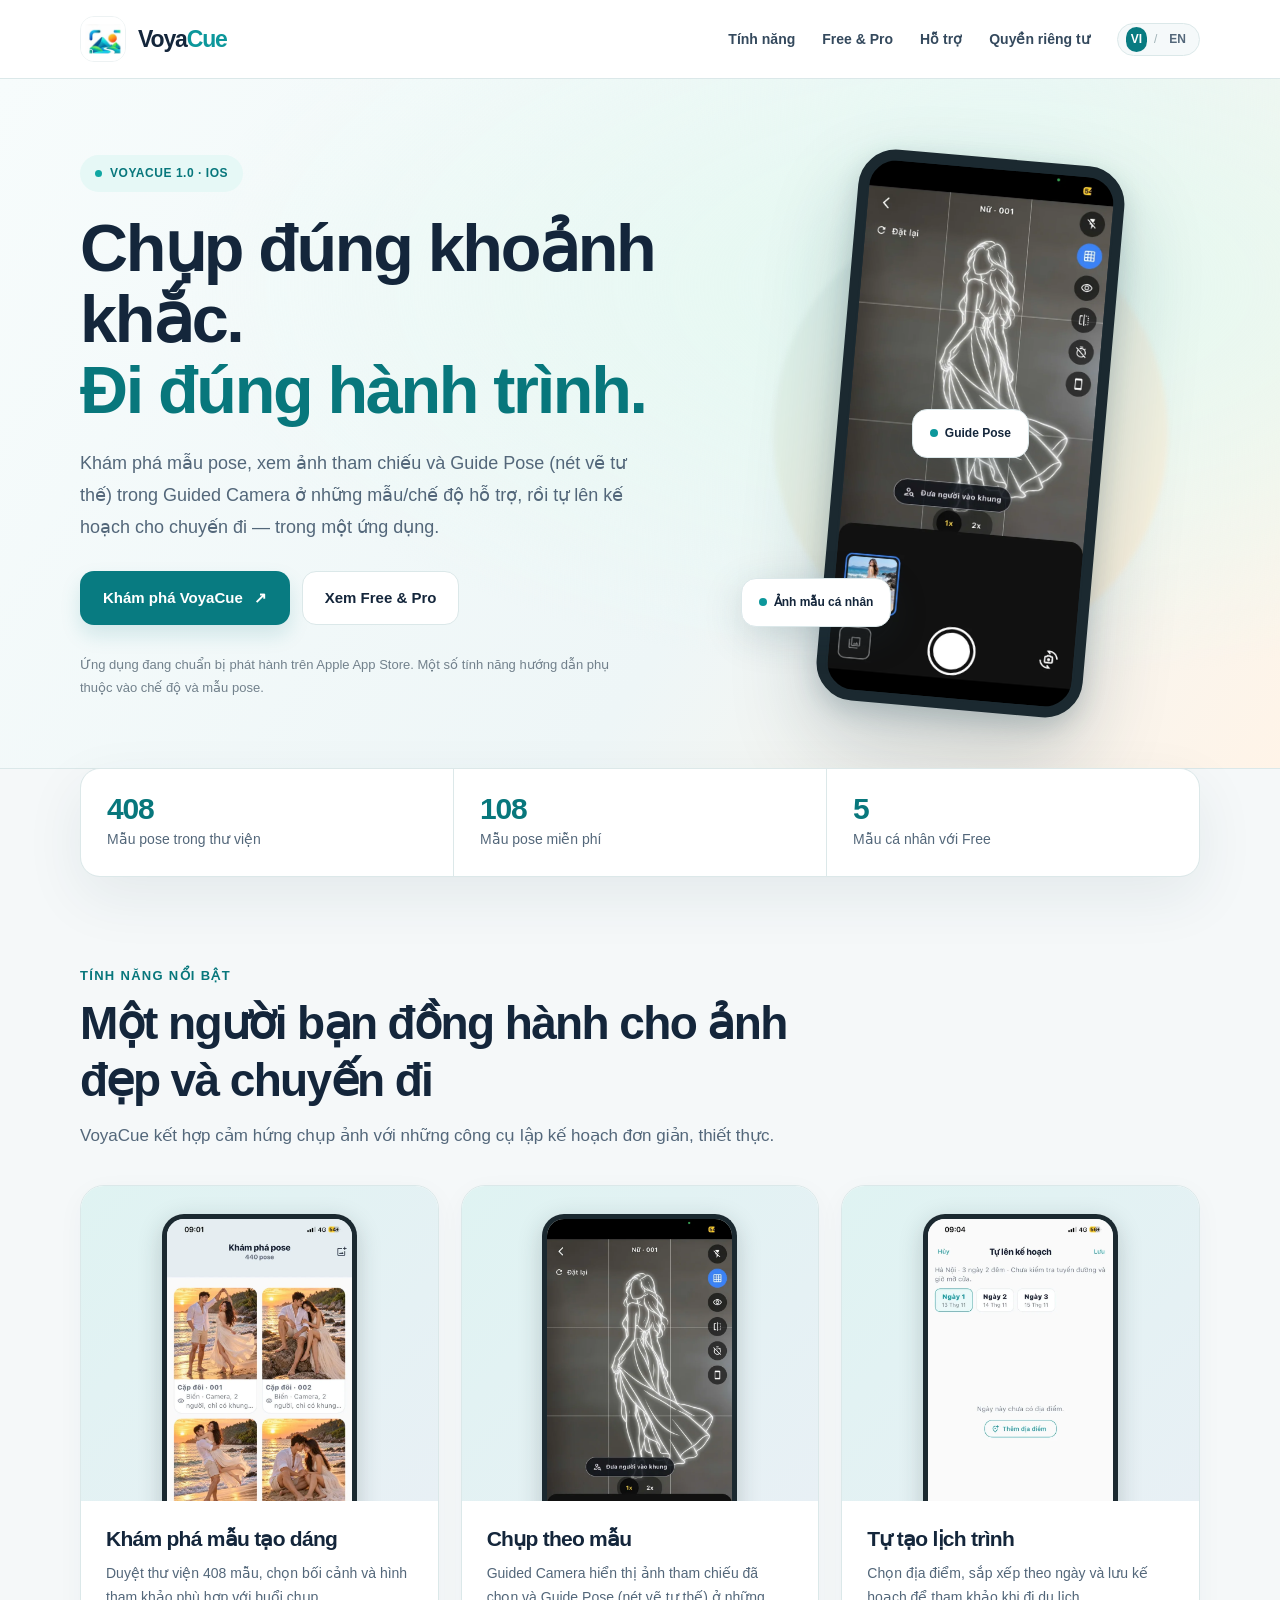
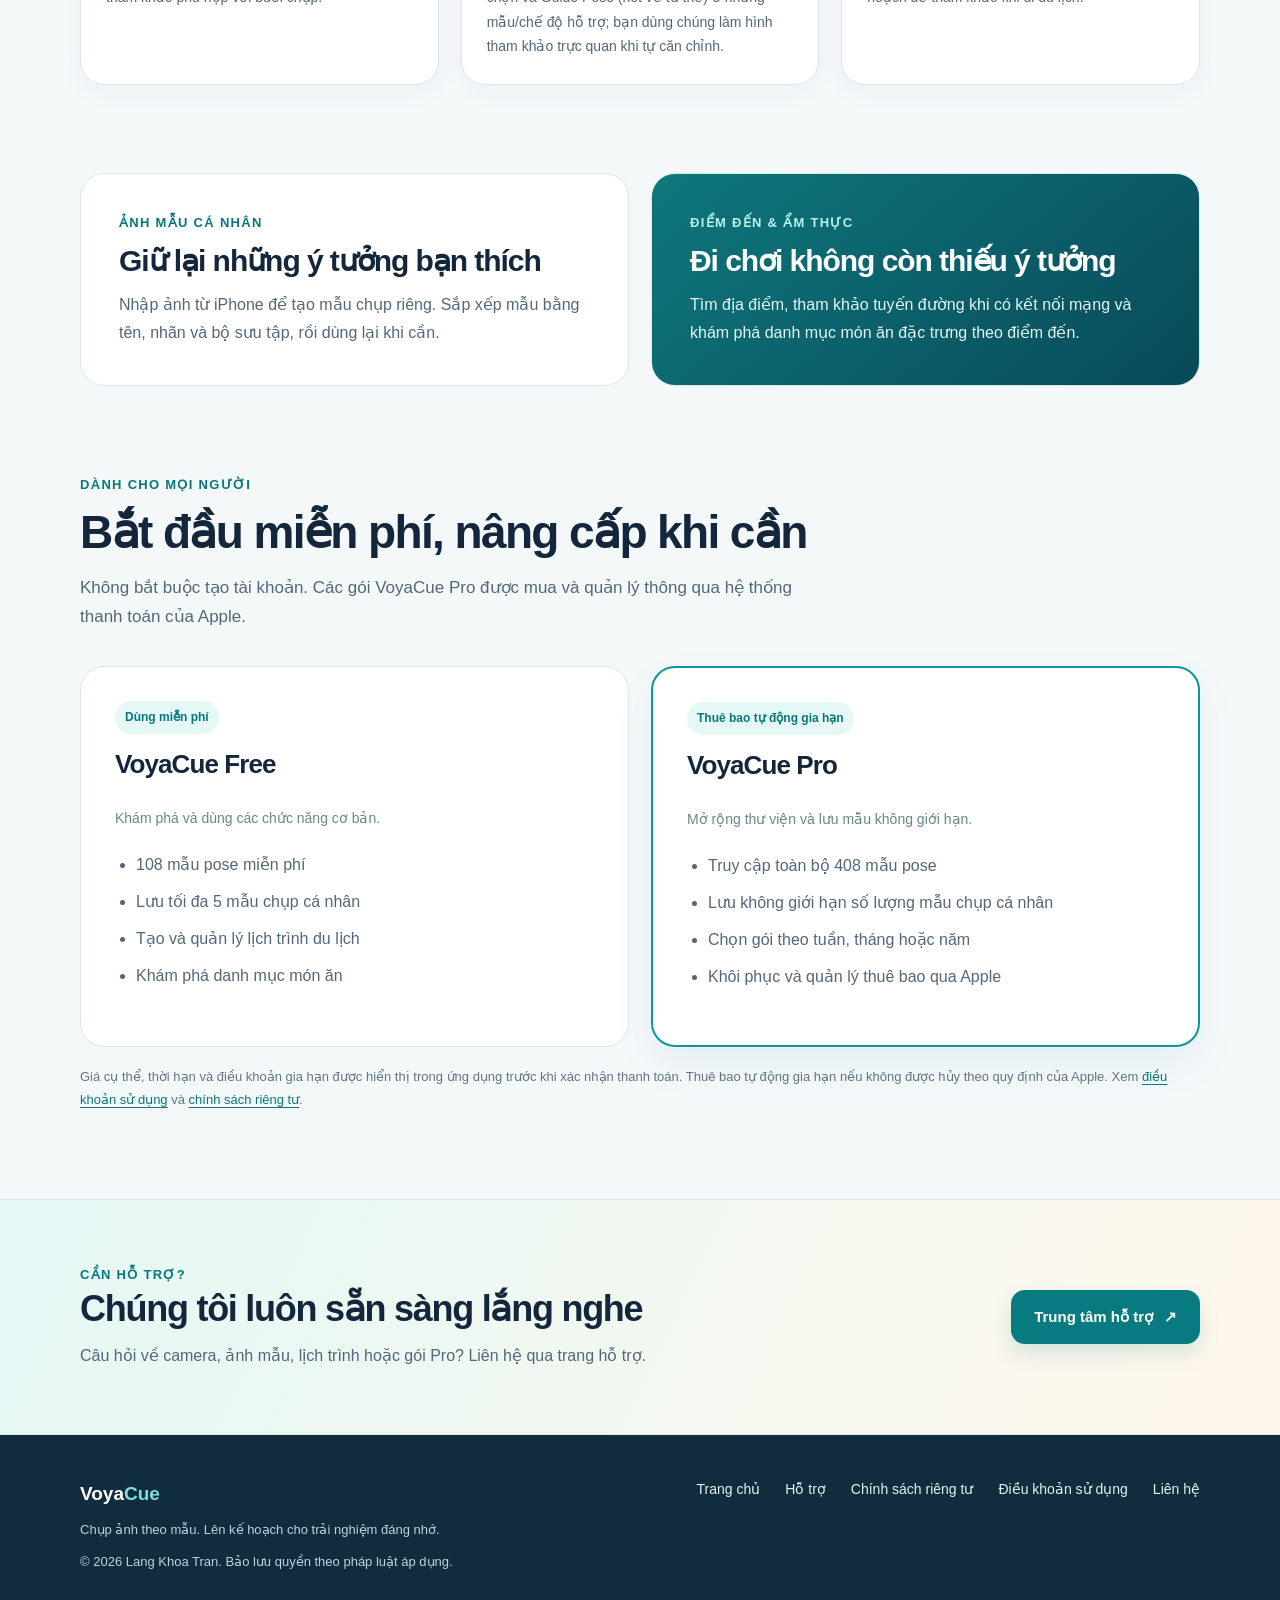
<file: index.html>
<!DOCTYPE html>
<html lang="vi"><head><meta charset="utf-8"/><meta content="width=device-width, initial-scale=1" name="viewport"/><meta content="#f5f8f9" name="theme-color"/><meta content="VoyaCue giúp bạn khám phá 408 mẫu pose, xem ảnh tham chiếu và Guide Pose trực quan khi chụp, rồi tự tạo lịch trình du lịch trên iPhone." name="description"/><meta content="website" property="og:type"/><meta content="VoyaCue — Tham khảo pose &amp; lên lịch trình du lịch" property="og:title"/><meta content="VoyaCue giúp bạn khám phá 408 mẫu pose, xem ảnh tham chiếu và Guide Pose trực quan khi chụp, rồi tự tạo lịch trình du lịch trên iPhone." property="og:description"/><meta content="VoyaCue" property="og:site_name"/><link href="/assets/app-icon.webp" rel="icon" type="image/webp"/><link href="/styles.css" rel="stylesheet"/><title>VoyaCue — Tham khảo pose &amp; lên lịch trình du lịch</title><link href="https://voyacue-site.pages.dev/index.html" hreflang="vi" rel="alternate"/><link href="https://voyacue-site.pages.dev/en/index.html" hreflang="en" rel="alternate"/></head><body><a class="skip-link" href="#main">Bỏ qua tới nội dung</a>
<header class="site-header"><div aria-label="Điều hướng chính" class="container nav" role="navigation">
<a class="brand" href="/"><img alt="" height="46" src="/assets/app-icon.webp" width="46"/><span>Voya<span>Cue</span></span></a>
<div class="nav-links"><a href="/#features">Tính năng</a><a href="/#pricing">Free &amp; Pro</a><a href="/support.html">Hỗ trợ</a><a href="/privacy.html">Quyền riêng tư</a><nav aria-label="Chọn ngôn ngữ" class="language-switch"><a aria-current="page" aria-label="Tiếng Việt" href="/index.html" lang="vi">VI</a><span aria-hidden="true">/</span><a aria-label="English" href="/en/index.html" lang="en">EN</a></nav></div></div></header><main id="main">
<section class="hero"><div class="container hero-layout"><div class="hero-copy"><span class="top-badge">VoyaCue 1.0 · iOS</span><h1>Chụp đúng khoảnh khắc.<br/><strong>Đi đúng hành trình.</strong></h1><p>Khám phá mẫu pose, xem ảnh tham chiếu và Guide Pose (nét vẽ tư thế) trong Guided Camera ở những mẫu/chế độ hỗ trợ, rồi tự lên kế hoạch cho chuyến đi — trong một ứng dụng.</p><div class="actions"><a class="btn btn-primary" href="#features">Khám phá VoyaCue <span aria-hidden="true">↗</span></a><a class="btn btn-ghost" href="#pricing">Xem Free &amp; Pro</a></div><p class="fine-note">Ứng dụng đang chuẩn bị phát hành trên Apple App Store. Một số tính năng hướng dẫn phụ thuộc vào chế độ và mẫu pose.</p></div><div class="phone-stage"><div aria-hidden="true" class="orb"></div><div class="phone"><img alt="Ảnh chụp thật của Guided Camera VoyaCue, hiển thị hình hướng dẫn tư thế và nút chụp ảnh" height="1386" src="/assets/guided-camera.webp" width="640"/></div><div class="phone-label"><span class="dot"></span>Guide Pose</div><div class="phone-label last"><span class="dot"></span>Ảnh mẫu cá nhân</div></div></div></section>
<div aria-label="Thông tin thư viện và gói" class="container metrics"><div class="metric"><strong>408</strong><span>Mẫu pose trong thư viện</span></div><div class="metric"><strong>108</strong><span>Mẫu pose miễn phí</span></div><div class="metric"><strong>5</strong><span>Mẫu cá nhân với Free</span></div></div>
<section class="section" id="features"><div class="container"><div class="section-head"><div class="section-kicker">Tính năng nổi bật</div><h2>Một người bạn đồng hành cho ảnh đẹp và chuyến đi</h2><p>VoyaCue kết hợp cảm hứng chụp ảnh với những công cụ lập kế hoạch đơn giản, thiết thực.</p></div><div class="feature-grid">
<article class="feature-card"><div class="feature-thumb"><img alt="Màn hình thư viện pose VoyaCue, hiển thị mẫu tạo dáng đôi trên bãi biển" height="1386" loading="lazy" src="/assets/pose-gallery.webp" width="640"/></div><div class="feature-text"><h3>Khám phá mẫu tạo dáng</h3><p>Duyệt thư viện 408 mẫu, chọn bối cảnh và hình tham khảo phù hợp với buổi chụp.</p></div></article>
<article class="feature-card"><div class="feature-thumb"><img alt="Màn hình chụp ảnh theo mẫu VoyaCue với hình gợi ý tư thế" height="1386" loading="lazy" src="/assets/guided-camera.webp" width="640"/></div><div class="feature-text"><h3>Chụp theo mẫu</h3><p>Guided Camera hiển thị ảnh tham chiếu đã chọn và Guide Pose (nét vẽ tư thế) ở những mẫu/chế độ hỗ trợ; bạn dùng chúng làm hình tham khảo trực quan khi tự căn chỉnh.</p></div></article>
<article class="feature-card"><div class="feature-thumb"><img alt="Màn hình tự lên kế hoạch chuyến đi theo ngày trên VoyaCue" height="1386" loading="lazy" src="/assets/trip-planner.webp" width="640"/></div><div class="feature-text"><h3>Tự tạo lịch trình</h3><p>Chọn địa điểm, sắp xếp theo ngày và lưu kế hoạch để tham khảo khi đi du lịch.</p></div></article>
</div></div></section>
<section class="section" style="padding-top:0"><div class="container split-banner"><div class="white-panel"><div class="section-kicker">Ảnh mẫu cá nhân</div><h2>Giữ lại những ý tưởng bạn thích</h2><p>Nhập ảnh từ iPhone để tạo mẫu chụp riêng. Sắp xếp mẫu bằng tên, nhãn và bộ sưu tập, rồi dùng lại khi cần.</p></div><div class="white-panel green-panel"><div class="section-kicker" style="color:#b7f2e8">Điểm đến &amp; ẩm thực</div><h2>Đi chơi không còn thiếu ý tưởng</h2><p>Tìm địa điểm, tham khảo tuyến đường khi có kết nối mạng và khám phá danh mục món ăn đặc trưng theo điểm đến.</p></div></div></section>
<section class="section" id="pricing" style="padding-top:0"><div class="container"><div class="section-head"><div class="section-kicker">Dành cho mọi người</div><h2>Bắt đầu miễn phí, nâng cấp khi cần</h2><p>Không bắt buộc tạo tài khoản. Các gói VoyaCue Pro được mua và quản lý thông qua hệ thống thanh toán của Apple.</p></div><div class="pricing-grid">
<div class="price-card"><span class="plan-tag">Dùng miễn phí</span><h3>VoyaCue Free</h3><p class="plan-desc">Khám phá và dùng các chức năng cơ bản.</p><ul><li>108 mẫu pose miễn phí</li><li>Lưu tối đa 5 mẫu chụp cá nhân</li><li>Tạo và quản lý lịch trình du lịch</li><li>Khám phá danh mục món ăn</li></ul></div>
<div class="price-card pro"><span class="plan-tag">Thuê bao tự động gia hạn</span><h3>VoyaCue Pro</h3><p class="plan-desc">Mở rộng thư viện và lưu mẫu không giới hạn.</p><ul><li>Truy cập toàn bộ 408 mẫu pose</li><li>Lưu không giới hạn số lượng mẫu chụp cá nhân</li><li>Chọn gói theo tuần, tháng hoặc năm</li><li>Khôi phục và quản lý thuê bao qua Apple</li></ul></div>
</div><p class="disclosure">Giá cụ thể, thời hạn và điều khoản gia hạn được hiển thị trong ứng dụng trước khi xác nhận thanh toán. Thuê bao tự động gia hạn nếu không được hủy theo quy định của Apple. Xem <a href="/terms.html">điều khoản sử dụng</a> và <a href="/privacy.html">chính sách riêng tư</a>. </p></div></section>
<section class="cta"><div class="container"><div><div class="section-kicker">Cần hỗ trợ?</div><h2>Chúng tôi luôn sẵn sàng lắng nghe</h2><p>Câu hỏi về camera, ảnh mẫu, lịch trình hoặc gói Pro? Liên hệ qua trang hỗ trợ.</p></div><a class="btn btn-primary" href="/support.html">Trung tâm hỗ trợ <span aria-hidden="true">↗</span></a></div></section>
</main><footer class="site-footer"><div class="container footer-inner"><div><div class="footer-brand">Voya<span>Cue</span></div><p>Chụp ảnh theo mẫu. Lên kế hoạch cho trải nghiệm đáng nhớ.</p><p>© 2026 Lang Khoa Tran. Bảo lưu quyền theo pháp luật áp dụng.</p></div><nav aria-label="Liên kết cuối trang" class="footer-links"><a href="/">Trang chủ</a><a href="/support.html">Hỗ trợ</a><a href="/privacy.html">Chính sách riêng tư</a><a href="/terms.html">Điều khoản sử dụng</a><a href="mailto:voyacue.support@gmail.com">Liên hệ</a></nav></div></footer></body></html>
</file>
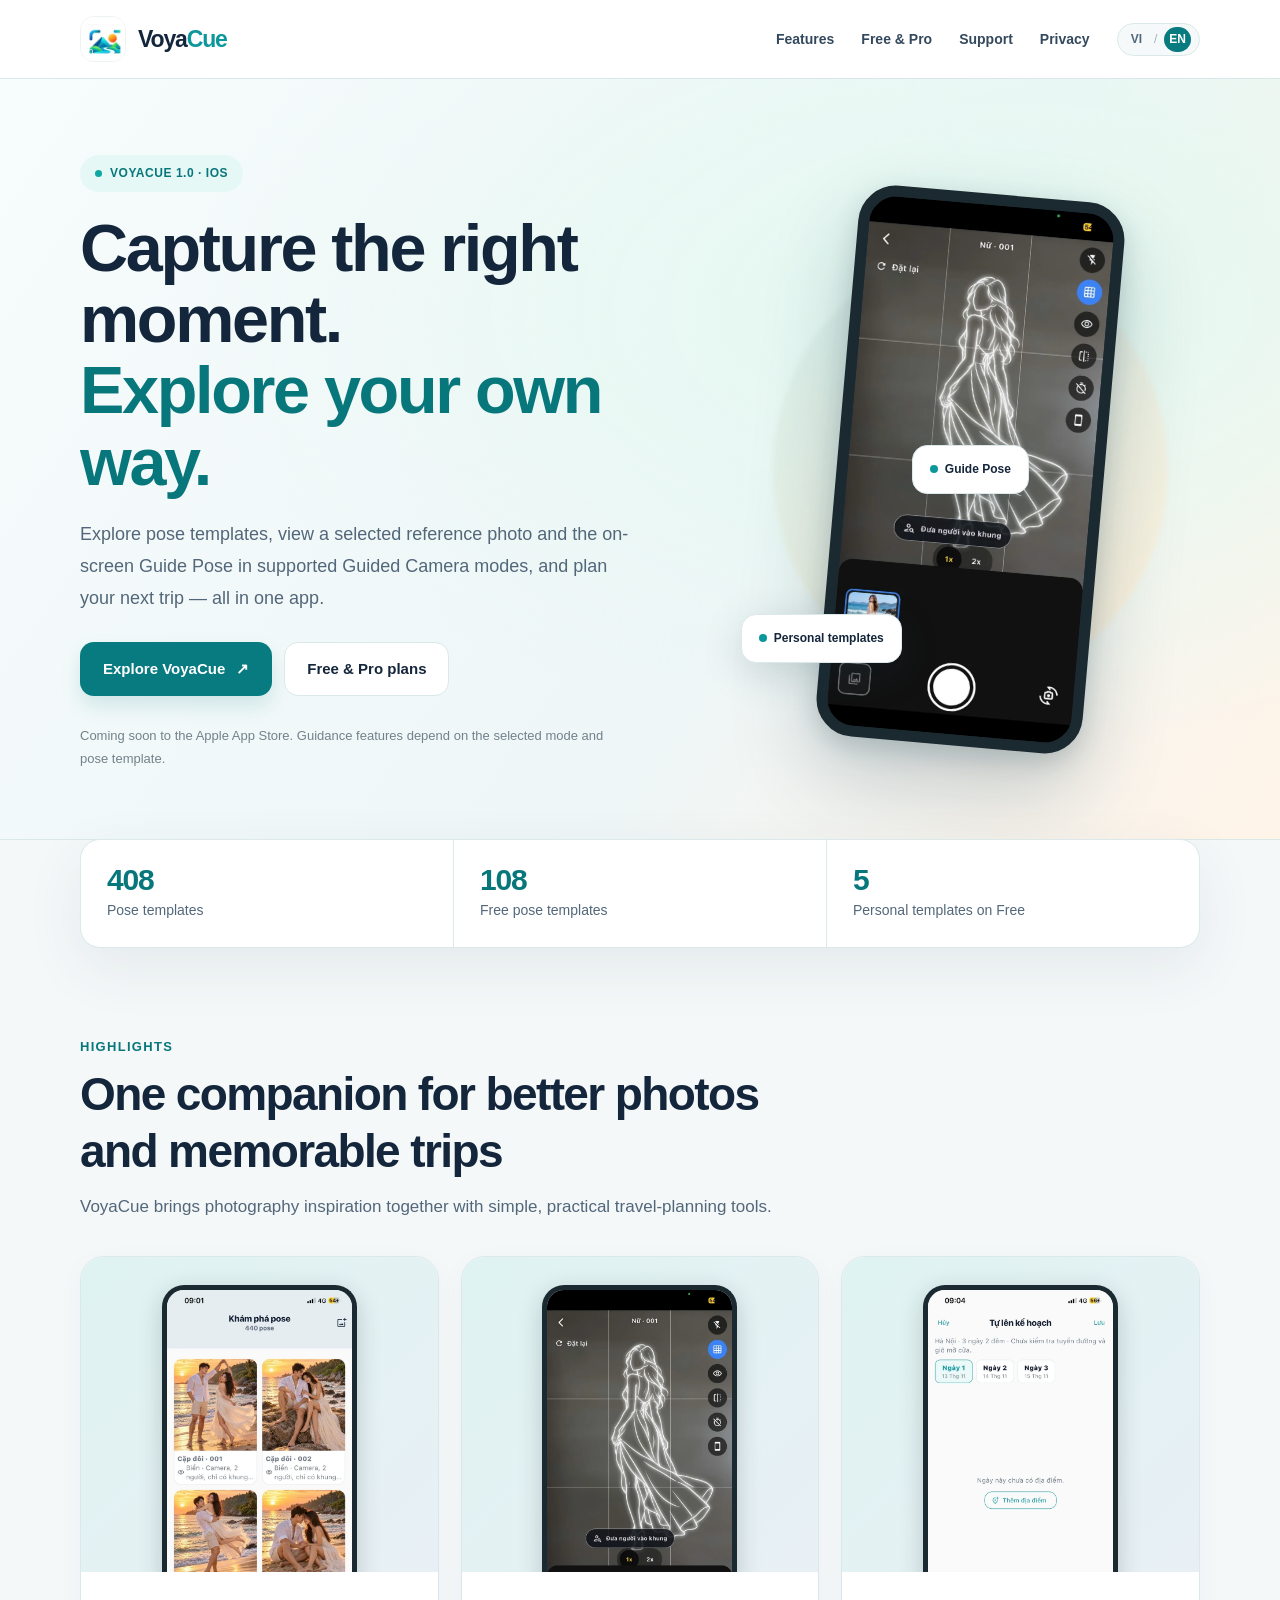
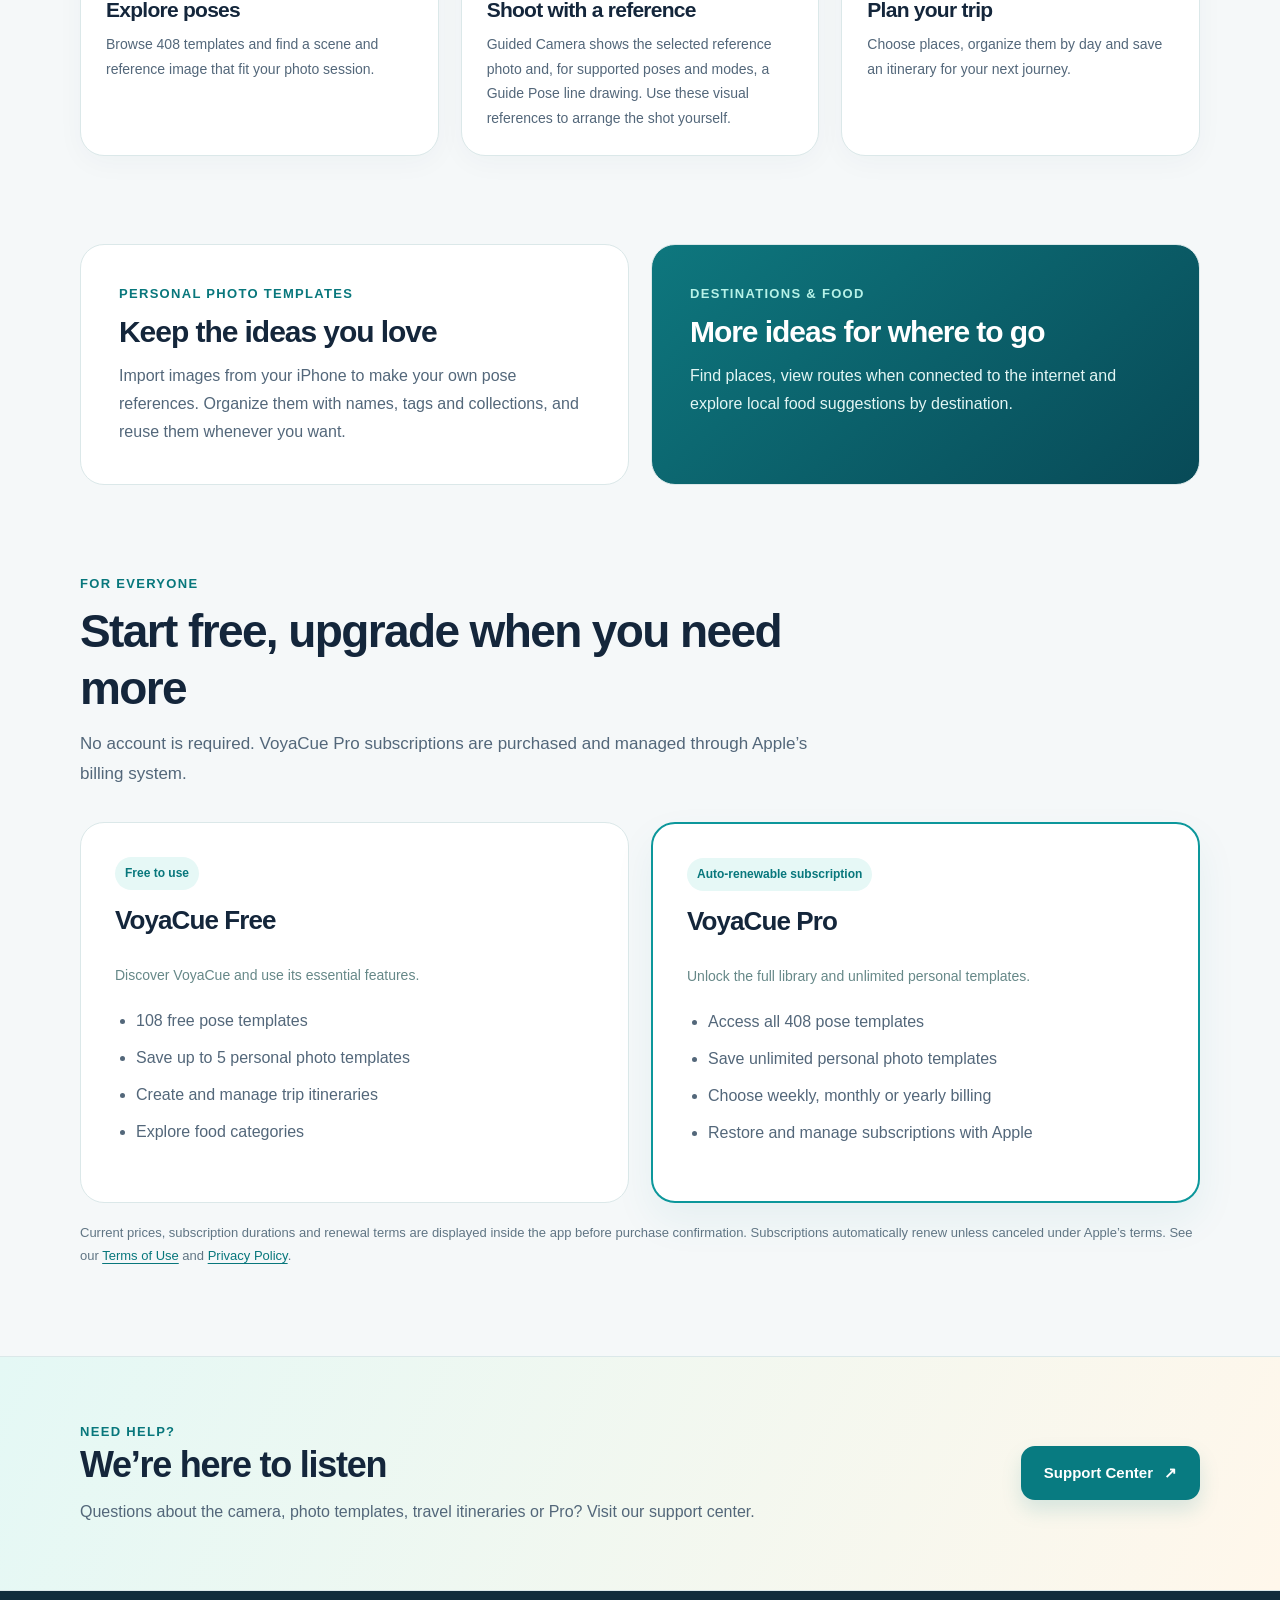
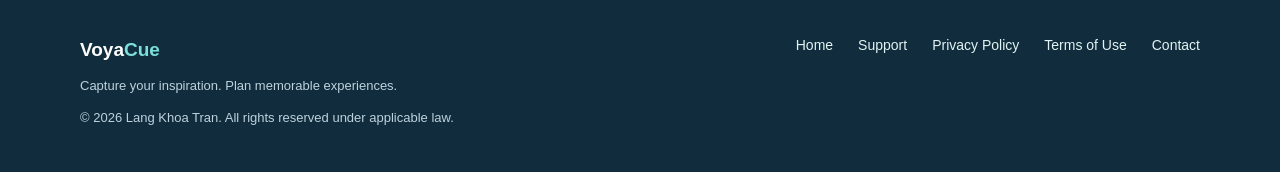
<file: en/index.html>
<!doctype html><html lang="en"><head><meta charset="utf-8"><meta name="viewport" content="width=device-width, initial-scale=1"><meta name="theme-color" content="#f5f8f9"><meta name="description" content="Discover 408 pose templates, view photo references and an on-screen Guide Pose where supported, and plan your next trip with VoyaCue on iPhone."><meta property="og:type" content="website"><meta property="og:title" content="VoyaCue — Pose References &amp; Travel Planning"><meta property="og:description" content="Discover 408 pose templates, view photo references and an on-screen Guide Pose where supported, and plan your next trip with VoyaCue on iPhone."><meta property="og:site_name" content="VoyaCue"><link rel="icon" type="image/webp" href="/assets/app-icon.webp"><link rel="stylesheet" href="/styles.css"><link rel="alternate" hreflang="vi" href="https://voyacue-site.pages.dev/index.html"><link rel="alternate" hreflang="en" href="https://voyacue-site.pages.dev/en/index.html"><title>VoyaCue — Pose References &amp; Travel Planning</title></head><body><a class="skip-link" href="#main">Skip to content</a><header class="site-header"><div class="container nav" role="navigation" aria-label="Main navigation"><a class="brand" href="/en/index.html"><img src="/assets/app-icon.webp" alt="" width="46" height="46"><span>Voya<span>Cue</span></span></a><div class="nav-links"><a href="/en/index.html#features">Features</a><a href="/en/index.html#pricing">Free & Pro</a><a href="/en/support.html">Support</a><a href="/en/privacy.html">Privacy</a><nav class="language-switch" aria-label="Choose language"><a href="/index.html" lang="vi" aria-label="Tiếng Việt">VI</a><span aria-hidden="true">/</span><a href="/en/index.html" lang="en" aria-current="page" aria-label="English">EN</a></nav></div></div></header><main id="main"><section class="hero"><div class="container hero-layout"><div class="hero-copy"><span class="top-badge">VoyaCue 1.0 · iOS</span><h1>Capture the right moment.<br><strong>Explore your own way.</strong></h1><p>Explore pose templates, view a selected reference photo and the on-screen Guide Pose in supported Guided Camera modes, and plan your next trip — all in one app.</p><div class="actions"><a class="btn btn-primary" href="#features">Explore VoyaCue <span aria-hidden="true">↗</span></a><a class="btn btn-ghost" href="#pricing">Free & Pro plans</a></div><p class="fine-note">Coming soon to the Apple App Store. Guidance features depend on the selected mode and pose template.</p></div><div class="phone-stage"><div class="orb" aria-hidden="true"></div><div class="phone"><img src="/assets/guided-camera.webp" width="640" height="1386" alt="VoyaCue Guided Camera screen with a pose reference and shutter button"></div><div class="phone-label"><span class="dot"></span>Guide Pose</div><div class="phone-label last"><span class="dot"></span>Personal templates</div></div></div></section>
<div class="container metrics" aria-label="Pose library and plan details"><div class="metric"><strong>408</strong><span>Pose templates</span></div><div class="metric"><strong>108</strong><span>Free pose templates</span></div><div class="metric"><strong>5</strong><span>Personal templates on Free</span></div></div>
<section class="section" id="features"><div class="container"><div class="section-head"><div class="section-kicker">Highlights</div><h2>One companion for better photos and memorable trips</h2><p>VoyaCue brings photography inspiration together with simple, practical travel-planning tools.</p></div><div class="feature-grid">
<article class="feature-card"><div class="feature-thumb"><img loading="lazy" src="/assets/pose-gallery.webp" width="640" height="1386" alt="VoyaCue pose gallery showing a couple pose on the beach"></div><div class="feature-text"><h3>Explore poses</h3><p>Browse 408 templates and find a scene and reference image that fit your photo session.</p></div></article>
<article class="feature-card"><div class="feature-thumb"><img loading="lazy" src="/assets/guided-camera.webp" width="640" height="1386" alt="VoyaCue guided camera with an on-screen pose reference"></div><div class="feature-text"><h3>Shoot with a reference</h3><p>Guided Camera shows the selected reference photo and, for supported poses and modes, a Guide Pose line drawing. Use these visual references to arrange the shot yourself.</p></div></article>
<article class="feature-card"><div class="feature-thumb"><img loading="lazy" src="/assets/trip-planner.webp" width="640" height="1386" alt="VoyaCue trip planner screen with a daily itinerary"></div><div class="feature-text"><h3>Plan your trip</h3><p>Choose places, organize them by day and save an itinerary for your next journey.</p></div></article>
</div></div></section>
<section class="section" style="padding-top:0"><div class="container split-banner"><div class="white-panel"><div class="section-kicker">Personal photo templates</div><h2>Keep the ideas you love</h2><p>Import images from your iPhone to make your own pose references. Organize them with names, tags and collections, and reuse them whenever you want.</p></div><div class="white-panel green-panel"><div class="section-kicker" style="color:#b7f2e8">Destinations & food</div><h2>More ideas for where to go</h2><p>Find places, view routes when connected to the internet and explore local food suggestions by destination.</p></div></div></section>
<section class="section" id="pricing" style="padding-top:0"><div class="container"><div class="section-head"><div class="section-kicker">For everyone</div><h2>Start free, upgrade when you need more</h2><p>No account is required. VoyaCue Pro subscriptions are purchased and managed through Apple’s billing system.</p></div><div class="pricing-grid">
<div class="price-card"><span class="plan-tag">Free to use</span><h3>VoyaCue Free</h3><p class="plan-desc">Discover VoyaCue and use its essential features.</p><ul><li>108 free pose templates</li><li>Save up to 5 personal photo templates</li><li>Create and manage trip itineraries</li><li>Explore food categories</li></ul></div>
<div class="price-card pro"><span class="plan-tag">Auto-renewable subscription</span><h3>VoyaCue Pro</h3><p class="plan-desc">Unlock the full library and unlimited personal templates.</p><ul><li>Access all 408 pose templates</li><li>Save unlimited personal photo templates</li><li>Choose weekly, monthly or yearly billing</li><li>Restore and manage subscriptions with Apple</li></ul></div>
</div><p class="disclosure">Current prices, subscription durations and renewal terms are displayed inside the app before purchase confirmation. Subscriptions automatically renew unless canceled under Apple’s terms. See our <a href="/en/terms.html">Terms of Use</a> and <a href="/en/privacy.html">Privacy Policy</a>. </p></div></section>
<section class="cta"><div class="container"><div><div class="section-kicker">Need help?</div><h2>We’re here to listen</h2><p>Questions about the camera, photo templates, travel itineraries or Pro? Visit our support center.</p></div><a href="/en/support.html" class="btn btn-primary">Support Center <span aria-hidden="true">↗</span></a></div></section></main><footer class="site-footer"><div class="container footer-inner"><div><div class="footer-brand">Voya<span>Cue</span></div><p>Capture your inspiration. Plan memorable experiences.</p><p>© 2026 Lang Khoa Tran. All rights reserved under applicable law.</p></div><nav class="footer-links" aria-label="Footer links"><a href="/en/index.html">Home</a><a href="/en/support.html">Support</a><a href="/en/privacy.html">Privacy Policy</a><a href="/en/terms.html">Terms of Use</a><a href="mailto:voyacue.support@gmail.com">Contact</a></nav></div></footer></body></html>
</file>
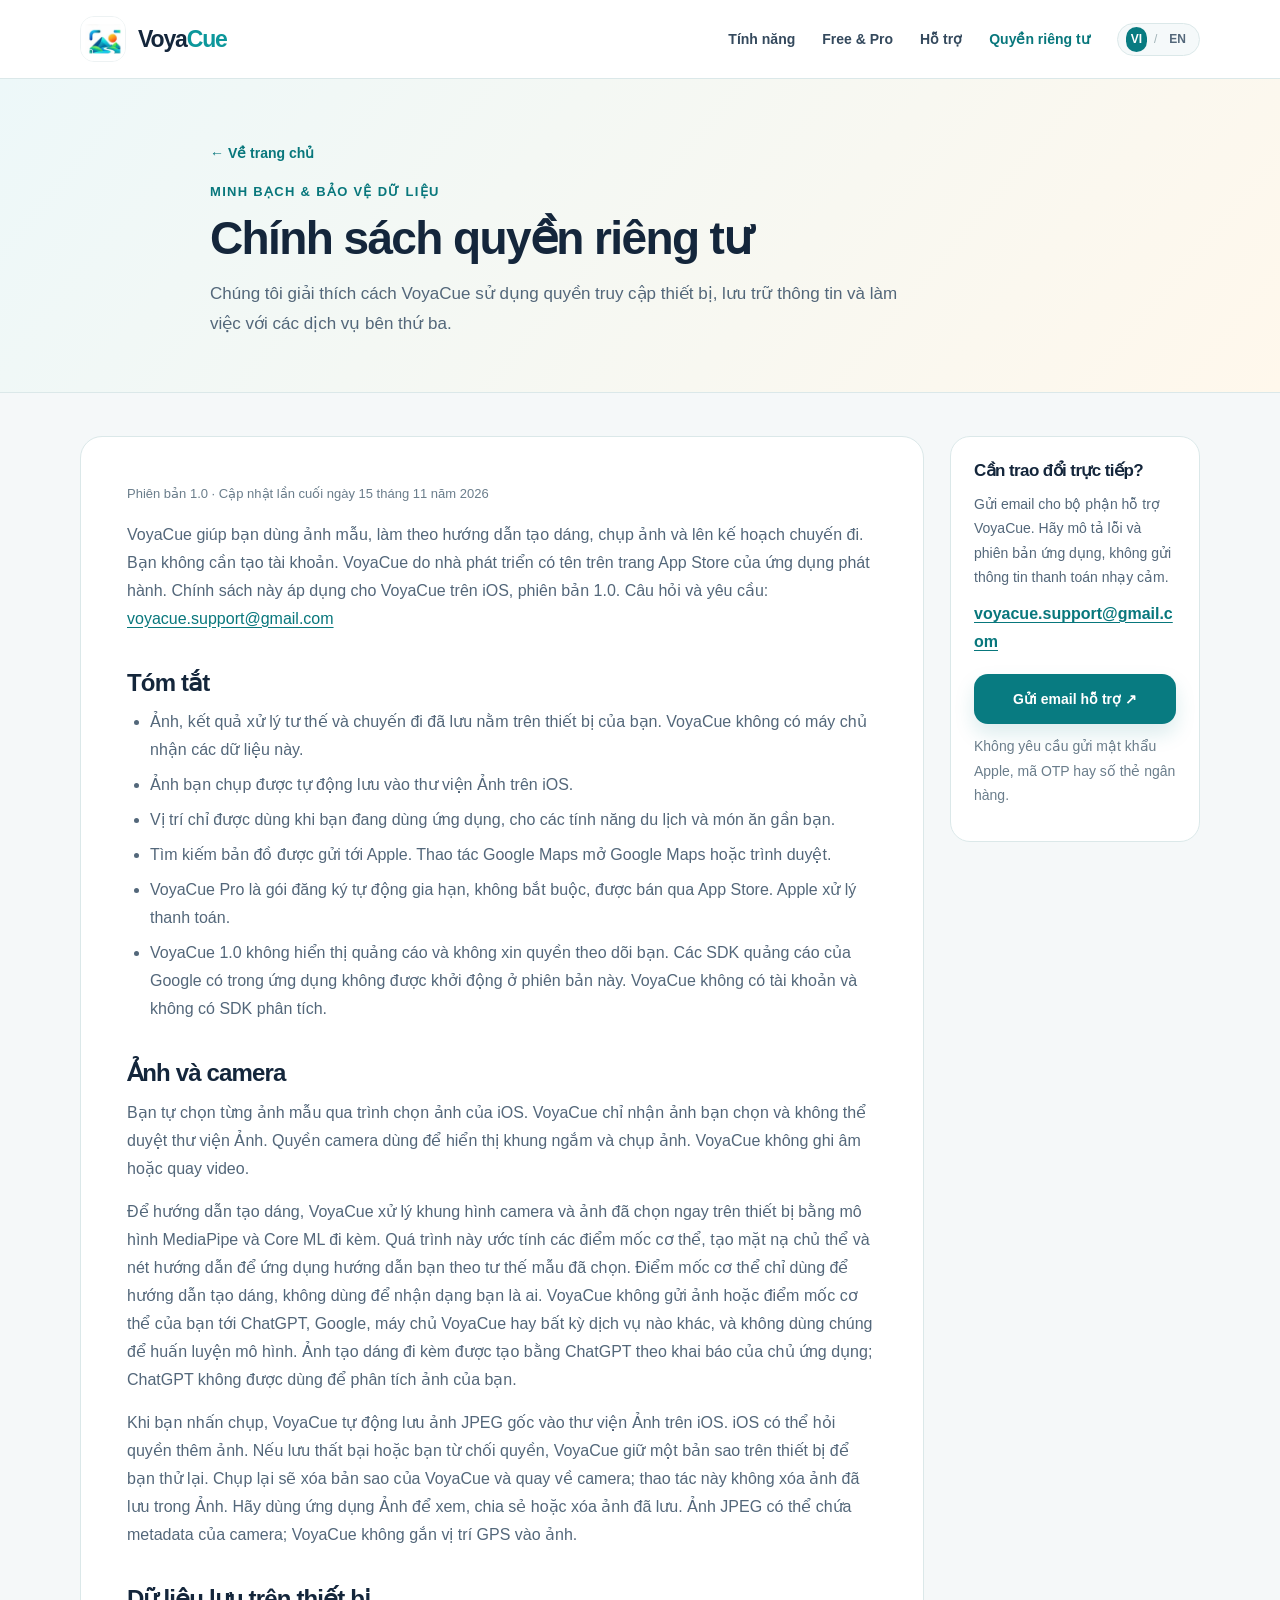
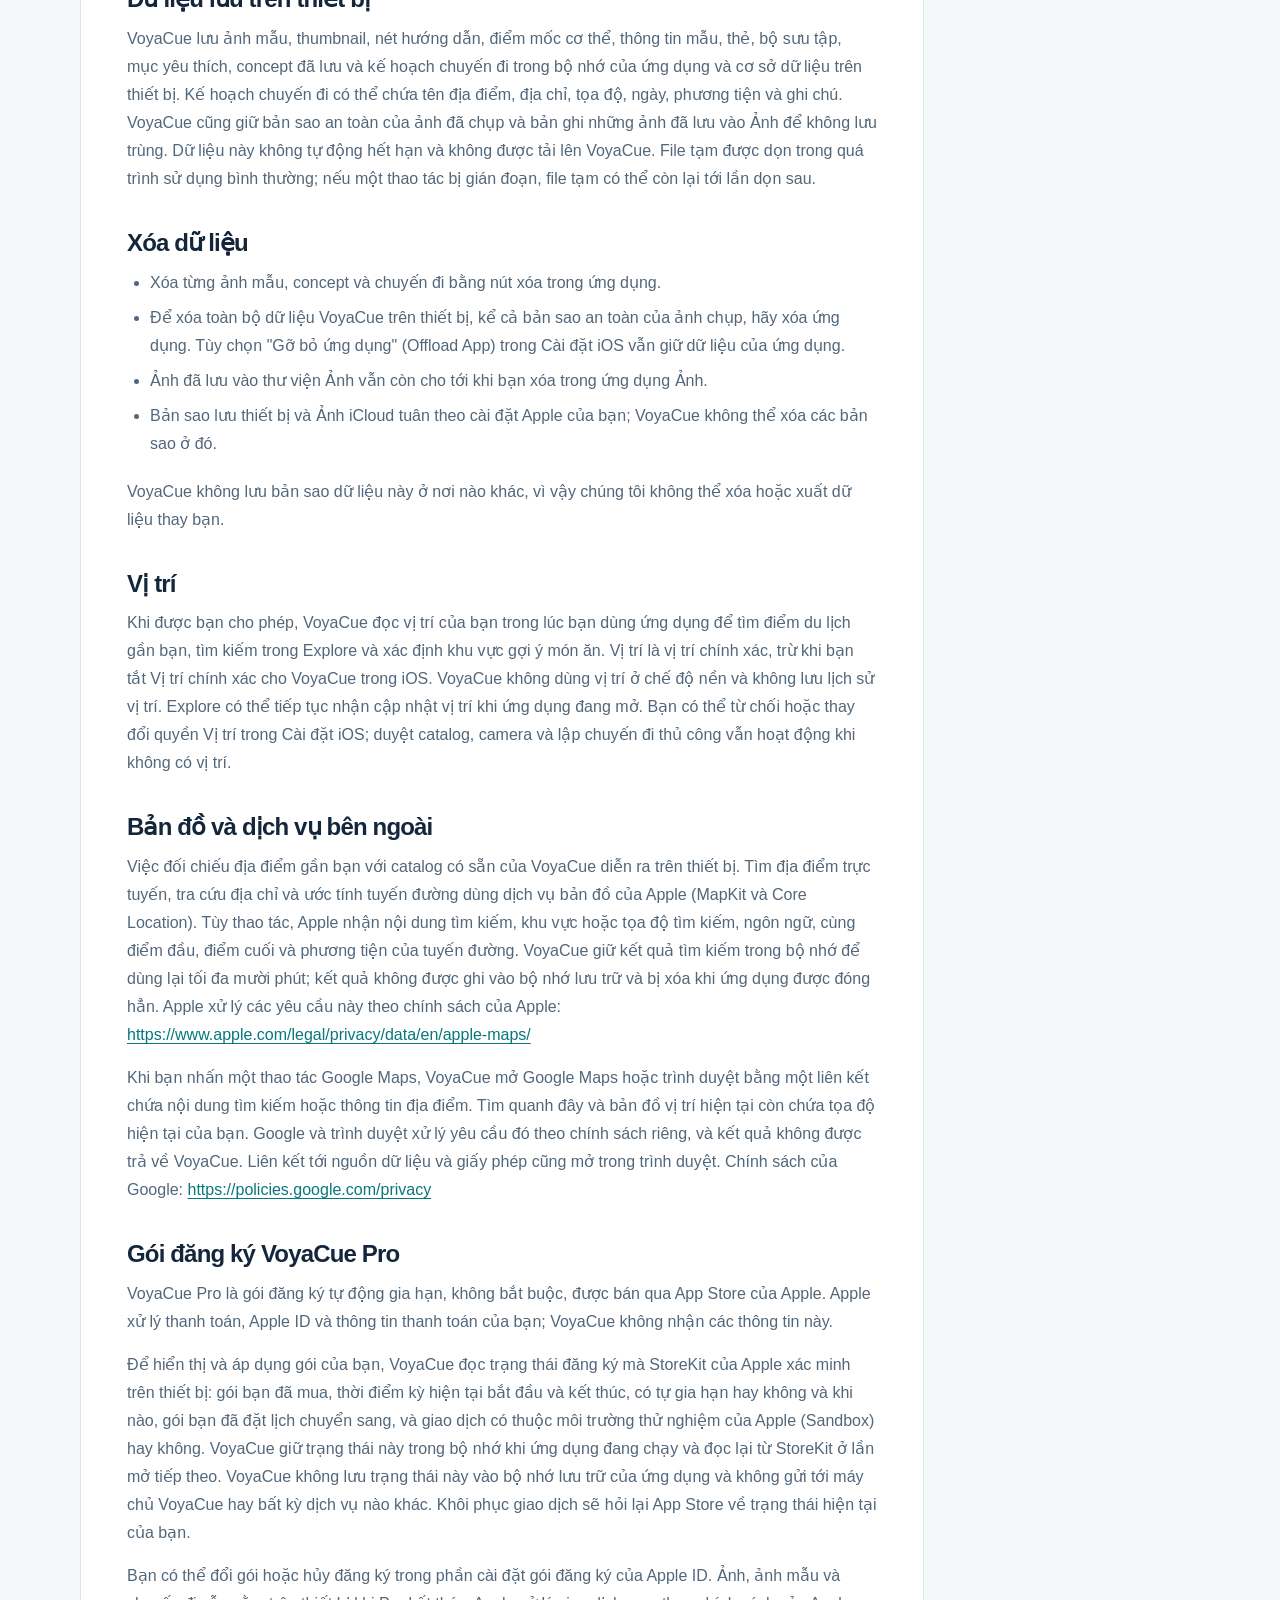
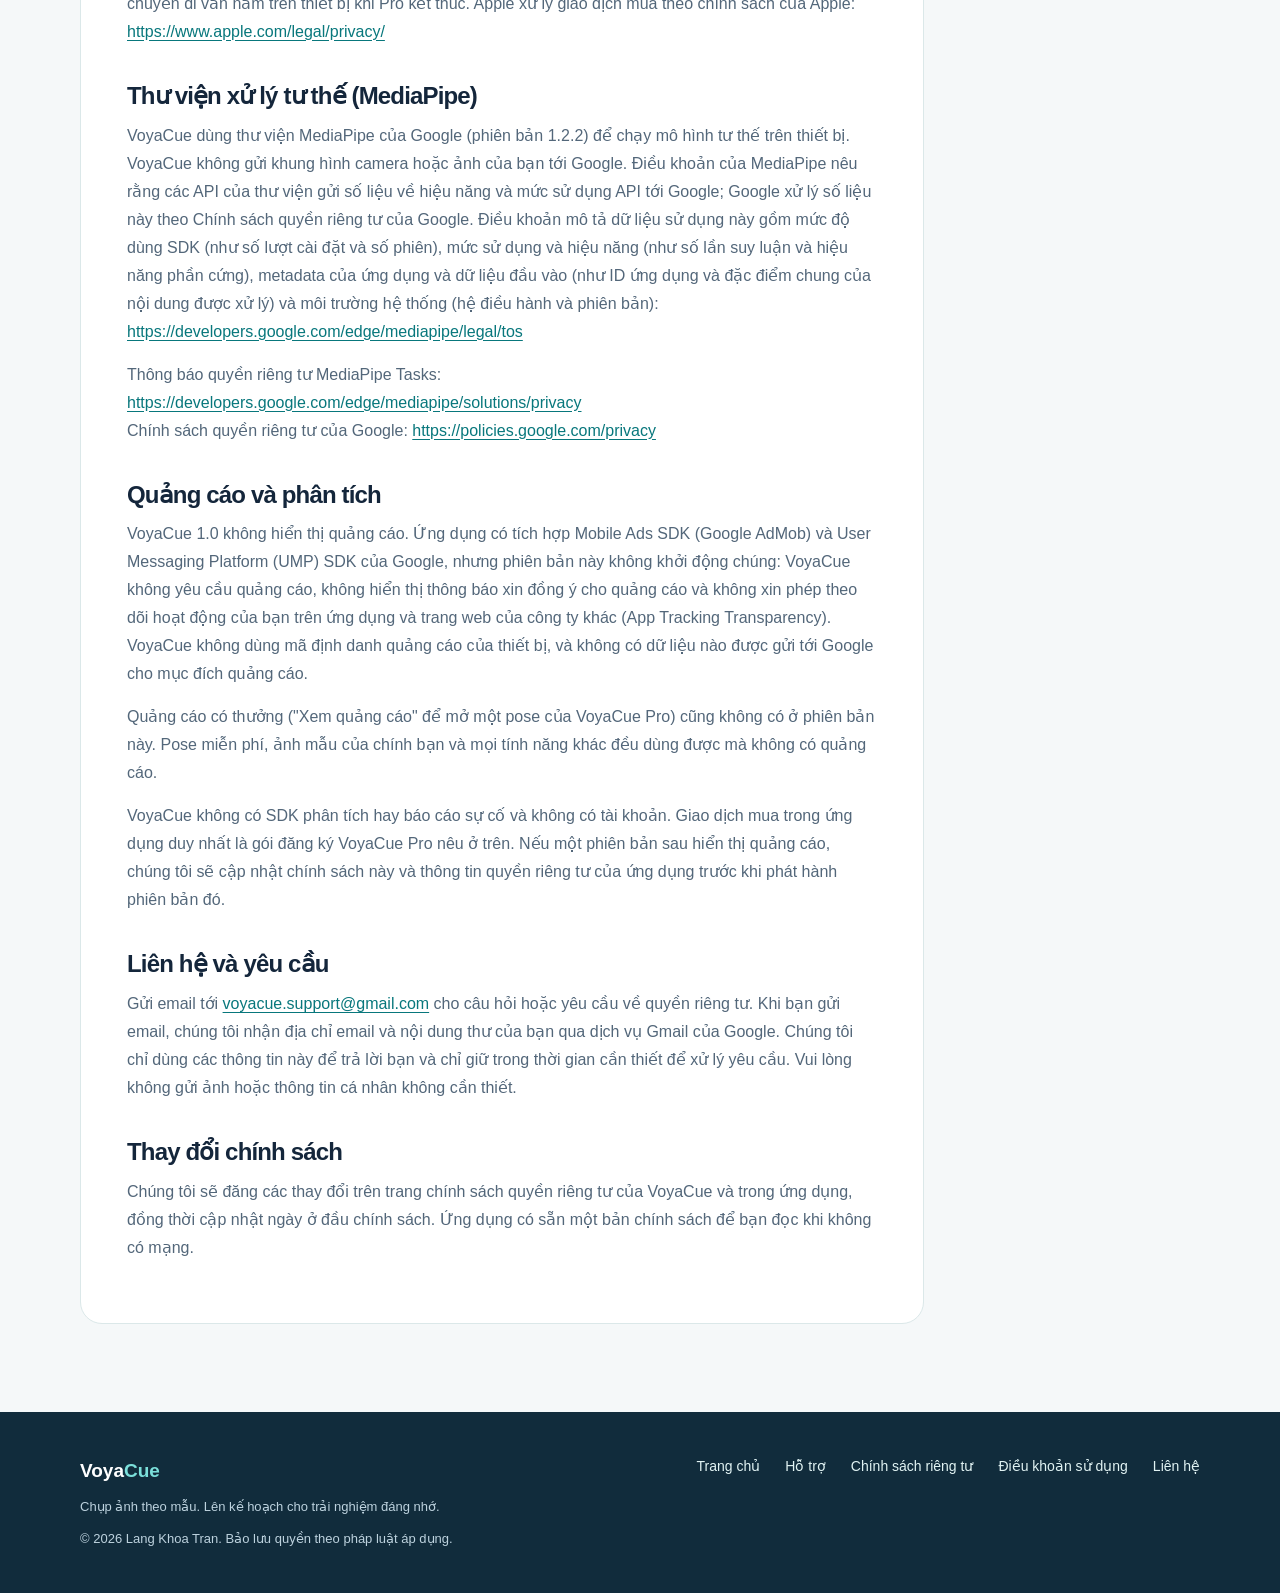
<file: privacy.html>
<!DOCTYPE html>
<html lang="vi"><head><meta charset="utf-8"/><meta content="width=device-width, initial-scale=1" name="viewport"/><meta content="#f5f8f9" name="theme-color"/><meta content="Chính sách quyền riêng tư VoyaCue: camera, ảnh mẫu, vị trí, dữ liệu local, Apple và MediaPipe." name="description"/><meta content="website" property="og:type"/><meta content="Chính sách quyền riêng tư | VoyaCue" property="og:title"/><meta content="Chính sách quyền riêng tư VoyaCue: camera, ảnh mẫu, vị trí, dữ liệu local, Apple và MediaPipe." property="og:description"/><meta content="VoyaCue" property="og:site_name"/><link href="/assets/app-icon.webp" rel="icon" type="image/webp"/><link href="/styles.css" rel="stylesheet"/><title>Chính sách quyền riêng tư | VoyaCue</title><link href="https://voyacue-site.pages.dev/privacy.html" hreflang="vi" rel="alternate"/><link href="https://voyacue-site.pages.dev/en/privacy.html" hreflang="en" rel="alternate"/></head><body><a class="skip-link" href="#main">Bỏ qua tới nội dung</a>
<header class="site-header"><div aria-label="Điều hướng chính" class="container nav" role="navigation">
<a class="brand" href="/"><img alt="" height="46" src="/assets/app-icon.webp" width="46"/><span>Voya<span>Cue</span></span></a>
<div class="nav-links"><a href="/#features">Tính năng</a><a href="/#pricing">Free &amp; Pro</a><a href="/support.html">Hỗ trợ</a><a aria-current="page" href="/privacy.html">Quyền riêng tư</a><nav aria-label="Chọn ngôn ngữ" class="language-switch"><a aria-current="page" aria-label="Tiếng Việt" href="/privacy.html" lang="vi">VI</a><span aria-hidden="true">/</span><a aria-label="English" href="/en/privacy.html" lang="en">EN</a></nav></div></div></header><main id="main"><section class="page-head"><div class="container page-heading"><a class="back-link" href="/">← Về trang chủ</a><div class="section-kicker">Minh bạch &amp; bảo vệ dữ liệu</div><h1>Chính sách quyền riêng tư</h1><p>Chúng tôi giải thích cách VoyaCue sử dụng quyền truy cập thiết bị, lưu trữ thông tin và làm việc với các dịch vụ bên thứ ba.</p></div></section>
<section class="page-main"><div class="container prose-layout"><article class="prose" style="overflow-wrap: anywhere;">
<p class="smallprint">Phiên bản 1.0 · Cập nhật lần cuối ngày 15 tháng 11 năm 2026</p>
<p>VoyaCue giúp bạn dùng ảnh mẫu, làm theo hướng dẫn tạo dáng, chụp ảnh và lên kế hoạch chuyến đi. Bạn không cần tạo tài khoản. VoyaCue do nhà phát triển có tên trên trang App Store của ứng dụng phát hành. Chính sách này áp dụng cho VoyaCue trên iOS, phiên bản 1.0. Câu hỏi và yêu cầu: <a href="mailto:voyacue.support@gmail.com">voyacue.support@gmail.com</a></p>
<h2>Tóm tắt</h2>
<ul><li>Ảnh, kết quả xử lý tư thế và chuyến đi đã lưu nằm trên thiết bị của bạn. VoyaCue không có máy chủ nhận các dữ liệu này.</li><li>Ảnh bạn chụp được tự động lưu vào thư viện Ảnh trên iOS.</li><li>Vị trí chỉ được dùng khi bạn đang dùng ứng dụng, cho các tính năng du lịch và món ăn gần bạn.</li><li>Tìm kiếm bản đồ được gửi tới Apple. Thao tác Google Maps mở Google Maps hoặc trình duyệt.</li><li>VoyaCue Pro là gói đăng ký tự động gia hạn, không bắt buộc, được bán qua App Store. Apple xử lý thanh toán.</li><li>VoyaCue 1.0 không hiển thị quảng cáo và không xin quyền theo dõi bạn. Các SDK quảng cáo của Google có trong ứng dụng không được khởi động ở phiên bản này. VoyaCue không có tài khoản và không có SDK phân tích.</li></ul>
<h2>Ảnh và camera</h2>
<p>Bạn tự chọn từng ảnh mẫu qua trình chọn ảnh của iOS. VoyaCue chỉ nhận ảnh bạn chọn và không thể duyệt thư viện Ảnh. Quyền camera dùng để hiển thị khung ngắm và chụp ảnh. VoyaCue không ghi âm hoặc quay video.</p>
<p>Để hướng dẫn tạo dáng, VoyaCue xử lý khung hình camera và ảnh đã chọn ngay trên thiết bị bằng mô hình MediaPipe và Core ML đi kèm. Quá trình này ước tính các điểm mốc cơ thể, tạo mặt nạ chủ thể và nét hướng dẫn để ứng dụng hướng dẫn bạn theo tư thế mẫu đã chọn. Điểm mốc cơ thể chỉ dùng để hướng dẫn tạo dáng, không dùng để nhận dạng bạn là ai. VoyaCue không gửi ảnh hoặc điểm mốc cơ thể của bạn tới ChatGPT, Google, máy chủ VoyaCue hay bất kỳ dịch vụ nào khác, và không dùng chúng để huấn luyện mô hình. Ảnh tạo dáng đi kèm được tạo bằng ChatGPT theo khai báo của chủ ứng dụng; ChatGPT không được dùng để phân tích ảnh của bạn.</p>
<p>Khi bạn nhấn chụp, VoyaCue tự động lưu ảnh JPEG gốc vào thư viện Ảnh trên iOS. iOS có thể hỏi quyền thêm ảnh. Nếu lưu thất bại hoặc bạn từ chối quyền, VoyaCue giữ một bản sao trên thiết bị để bạn thử lại. Chụp lại sẽ xóa bản sao của VoyaCue và quay về camera; thao tác này không xóa ảnh đã lưu trong Ảnh. Hãy dùng ứng dụng Ảnh để xem, chia sẻ hoặc xóa ảnh đã lưu. Ảnh JPEG có thể chứa metadata của camera; VoyaCue không gắn vị trí GPS vào ảnh.</p>
<h2>Dữ liệu lưu trên thiết bị</h2>
<p>VoyaCue lưu ảnh mẫu, thumbnail, nét hướng dẫn, điểm mốc cơ thể, thông tin mẫu, thẻ, bộ sưu tập, mục yêu thích, concept đã lưu và kế hoạch chuyến đi trong bộ nhớ của ứng dụng và cơ sở dữ liệu trên thiết bị. Kế hoạch chuyến đi có thể chứa tên địa điểm, địa chỉ, tọa độ, ngày, phương tiện và ghi chú. VoyaCue cũng giữ bản sao an toàn của ảnh đã chụp và bản ghi những ảnh đã lưu vào Ảnh để không lưu trùng. Dữ liệu này không tự động hết hạn và không được tải lên VoyaCue. File tạm được dọn trong quá trình sử dụng bình thường; nếu một thao tác bị gián đoạn, file tạm có thể còn lại tới lần dọn sau.</p>
<h2>Xóa dữ liệu</h2>
<ul><li>Xóa từng ảnh mẫu, concept và chuyến đi bằng nút xóa trong ứng dụng.</li><li>Để xóa toàn bộ dữ liệu VoyaCue trên thiết bị, kể cả bản sao an toàn của ảnh chụp, hãy xóa ứng dụng. Tùy chọn &quot;Gỡ bỏ ứng dụng&quot; (Offload App) trong Cài đặt iOS vẫn giữ dữ liệu của ứng dụng.</li><li>Ảnh đã lưu vào thư viện Ảnh vẫn còn cho tới khi bạn xóa trong ứng dụng Ảnh.</li><li>Bản sao lưu thiết bị và Ảnh iCloud tuân theo cài đặt Apple của bạn; VoyaCue không thể xóa các bản sao ở đó.</li></ul>
<p>VoyaCue không lưu bản sao dữ liệu này ở nơi nào khác, vì vậy chúng tôi không thể xóa hoặc xuất dữ liệu thay bạn.</p>
<h2>Vị trí</h2>
<p>Khi được bạn cho phép, VoyaCue đọc vị trí của bạn trong lúc bạn dùng ứng dụng để tìm điểm du lịch gần bạn, tìm kiếm trong Explore và xác định khu vực gợi ý món ăn. Vị trí là vị trí chính xác, trừ khi bạn tắt Vị trí chính xác cho VoyaCue trong iOS. VoyaCue không dùng vị trí ở chế độ nền và không lưu lịch sử vị trí. Explore có thể tiếp tục nhận cập nhật vị trí khi ứng dụng đang mở. Bạn có thể từ chối hoặc thay đổi quyền Vị trí trong Cài đặt iOS; duyệt catalog, camera và lập chuyến đi thủ công vẫn hoạt động khi không có vị trí.</p>
<h2>Bản đồ và dịch vụ bên ngoài</h2>
<p>Việc đối chiếu địa điểm gần bạn với catalog có sẵn của VoyaCue diễn ra trên thiết bị. Tìm địa điểm trực tuyến, tra cứu địa chỉ và ước tính tuyến đường dùng dịch vụ bản đồ của Apple (MapKit và Core Location). Tùy thao tác, Apple nhận nội dung tìm kiếm, khu vực hoặc tọa độ tìm kiếm, ngôn ngữ, cùng điểm đầu, điểm cuối và phương tiện của tuyến đường. VoyaCue giữ kết quả tìm kiếm trong bộ nhớ để dùng lại tối đa mười phút; kết quả không được ghi vào bộ nhớ lưu trữ và bị xóa khi ứng dụng được đóng hẳn. Apple xử lý các yêu cầu này theo chính sách của Apple: <a href="https://www.apple.com/legal/privacy/data/en/apple-maps/">https://www.apple.com/legal/privacy/data/en/apple-maps/</a></p>
<p>Khi bạn nhấn một thao tác Google Maps, VoyaCue mở Google Maps hoặc trình duyệt bằng một liên kết chứa nội dung tìm kiếm hoặc thông tin địa điểm. Tìm quanh đây và bản đồ vị trí hiện tại còn chứa tọa độ hiện tại của bạn. Google và trình duyệt xử lý yêu cầu đó theo chính sách riêng, và kết quả không được trả về VoyaCue. Liên kết tới nguồn dữ liệu và giấy phép cũng mở trong trình duyệt. Chính sách của Google: <a href="https://policies.google.com/privacy">https://policies.google.com/privacy</a></p>
<h2>Gói đăng ký VoyaCue Pro</h2>
<p>VoyaCue Pro là gói đăng ký tự động gia hạn, không bắt buộc, được bán qua App Store của Apple. Apple xử lý thanh toán, Apple ID và thông tin thanh toán của bạn; VoyaCue không nhận các thông tin này.</p>
<p>Để hiển thị và áp dụng gói của bạn, VoyaCue đọc trạng thái đăng ký mà StoreKit của Apple xác minh trên thiết bị: gói bạn đã mua, thời điểm kỳ hiện tại bắt đầu và kết thúc, có tự gia hạn hay không và khi nào, gói bạn đã đặt lịch chuyển sang, và giao dịch có thuộc môi trường thử nghiệm của Apple (Sandbox) hay không. VoyaCue giữ trạng thái này trong bộ nhớ khi ứng dụng đang chạy và đọc lại từ StoreKit ở lần mở tiếp theo. VoyaCue không lưu trạng thái này vào bộ nhớ lưu trữ của ứng dụng và không gửi tới máy chủ VoyaCue hay bất kỳ dịch vụ nào khác. Khôi phục giao dịch sẽ hỏi lại App Store về trạng thái hiện tại của bạn.</p>
<p>Bạn có thể đổi gói hoặc hủy đăng ký trong phần cài đặt gói đăng ký của Apple ID. Ảnh, ảnh mẫu và chuyến đi vẫn nằm trên thiết bị khi Pro kết thúc. Apple xử lý giao dịch mua theo chính sách của Apple: <a href="https://www.apple.com/legal/privacy/">https://www.apple.com/legal/privacy/</a></p>
<h2>Thư viện xử lý tư thế (MediaPipe)</h2>
<p>VoyaCue dùng thư viện MediaPipe của Google (phiên bản 1.2.2) để chạy mô hình tư thế trên thiết bị. VoyaCue không gửi khung hình camera hoặc ảnh của bạn tới Google. Điều khoản của MediaPipe nêu rằng các API của thư viện gửi số liệu về hiệu năng và mức sử dụng API tới Google; Google xử lý số liệu này theo Chính sách quyền riêng tư của Google. Điều khoản mô tả dữ liệu sử dụng này gồm mức độ dùng SDK (như số lượt cài đặt và số phiên), mức sử dụng và hiệu năng (như số lần suy luận và hiệu năng phần cứng), metadata của ứng dụng và dữ liệu đầu vào (như ID ứng dụng và đặc điểm chung của nội dung được xử lý) và môi trường hệ thống (hệ điều hành và phiên bản): <a href="https://developers.google.com/edge/mediapipe/legal/tos">https://developers.google.com/edge/mediapipe/legal/tos</a></p>
<p>Thông báo quyền riêng tư MediaPipe Tasks: <a href="https://developers.google.com/edge/mediapipe/solutions/privacy">https://developers.google.com/edge/mediapipe/solutions/privacy</a><br>Chính sách quyền riêng tư của Google: <a href="https://policies.google.com/privacy">https://policies.google.com/privacy</a></p>
<h2>Quảng cáo và phân tích</h2>
<p>VoyaCue 1.0 không hiển thị quảng cáo. Ứng dụng có tích hợp Mobile Ads SDK (Google AdMob) và User Messaging Platform (UMP) SDK của Google, nhưng phiên bản này không khởi động chúng: VoyaCue không yêu cầu quảng cáo, không hiển thị thông báo xin đồng ý cho quảng cáo và không xin phép theo dõi hoạt động của bạn trên ứng dụng và trang web của công ty khác (App Tracking Transparency). VoyaCue không dùng mã định danh quảng cáo của thiết bị, và không có dữ liệu nào được gửi tới Google cho mục đích quảng cáo.</p> <p>Quảng cáo có thưởng (&quot;Xem quảng cáo&quot; để mở một pose của VoyaCue Pro) cũng không có ở phiên bản này. Pose miễn phí, ảnh mẫu của chính bạn và mọi tính năng khác đều dùng được mà không có quảng cáo.</p> <p>VoyaCue không có SDK phân tích hay báo cáo sự cố và không có tài khoản. Giao dịch mua trong ứng dụng duy nhất là gói đăng ký VoyaCue Pro nêu ở trên. Nếu một phiên bản sau hiển thị quảng cáo, chúng tôi sẽ cập nhật chính sách này và thông tin quyền riêng tư của ứng dụng trước khi phát hành phiên bản đó.</p>
<h2>Liên hệ và yêu cầu</h2>
<p>Gửi email tới <a href="mailto:voyacue.support@gmail.com">voyacue.support@gmail.com</a> cho câu hỏi hoặc yêu cầu về quyền riêng tư. Khi bạn gửi email, chúng tôi nhận địa chỉ email và nội dung thư của bạn qua dịch vụ Gmail của Google. Chúng tôi chỉ dùng các thông tin này để trả lời bạn và chỉ giữ trong thời gian cần thiết để xử lý yêu cầu. Vui lòng không gửi ảnh hoặc thông tin cá nhân không cần thiết.</p>
<h2>Thay đổi chính sách</h2>
<p>Chúng tôi sẽ đăng các thay đổi trên trang chính sách quyền riêng tư của VoyaCue và trong ứng dụng, đồng thời cập nhật ngày ở đầu chính sách. Ứng dụng có sẵn một bản chính sách để bạn đọc khi không có mạng.</p>
</article><aside aria-label="Liên hệ hỗ trợ" class="info-card"><h3>Cần trao đổi trực tiếp?</h3><p>Gửi email cho bộ phận hỗ trợ VoyaCue. Hãy mô tả lỗi và phiên bản ứng dụng, không gửi thông tin thanh toán nhạy cảm.</p><a class="email" href="mailto:voyacue.support@gmail.com">voyacue.support@gmail.com</a><p style="margin-top:18px"><a class="btn btn-primary" href="mailto:voyacue.support@gmail.com?subject=Ho%20tro%20VoyaCue">Gửi email hỗ trợ ↗</a></p><p class="smallprint">Không yêu cầu gửi mật khẩu Apple, mã OTP hay số thẻ ngân hàng.</p></aside></div></section></main><footer class="site-footer"><div class="container footer-inner"><div><div class="footer-brand">Voya<span>Cue</span></div><p>Chụp ảnh theo mẫu. Lên kế hoạch cho trải nghiệm đáng nhớ.</p><p>© 2026 Lang Khoa Tran. Bảo lưu quyền theo pháp luật áp dụng.</p></div><nav aria-label="Liên kết cuối trang" class="footer-links"><a href="/">Trang chủ</a><a href="/support.html">Hỗ trợ</a><a href="/privacy.html">Chính sách riêng tư</a><a href="/terms.html">Điều khoản sử dụng</a><a href="mailto:voyacue.support@gmail.com">Liên hệ</a></nav></div></footer></body></html>
</file>
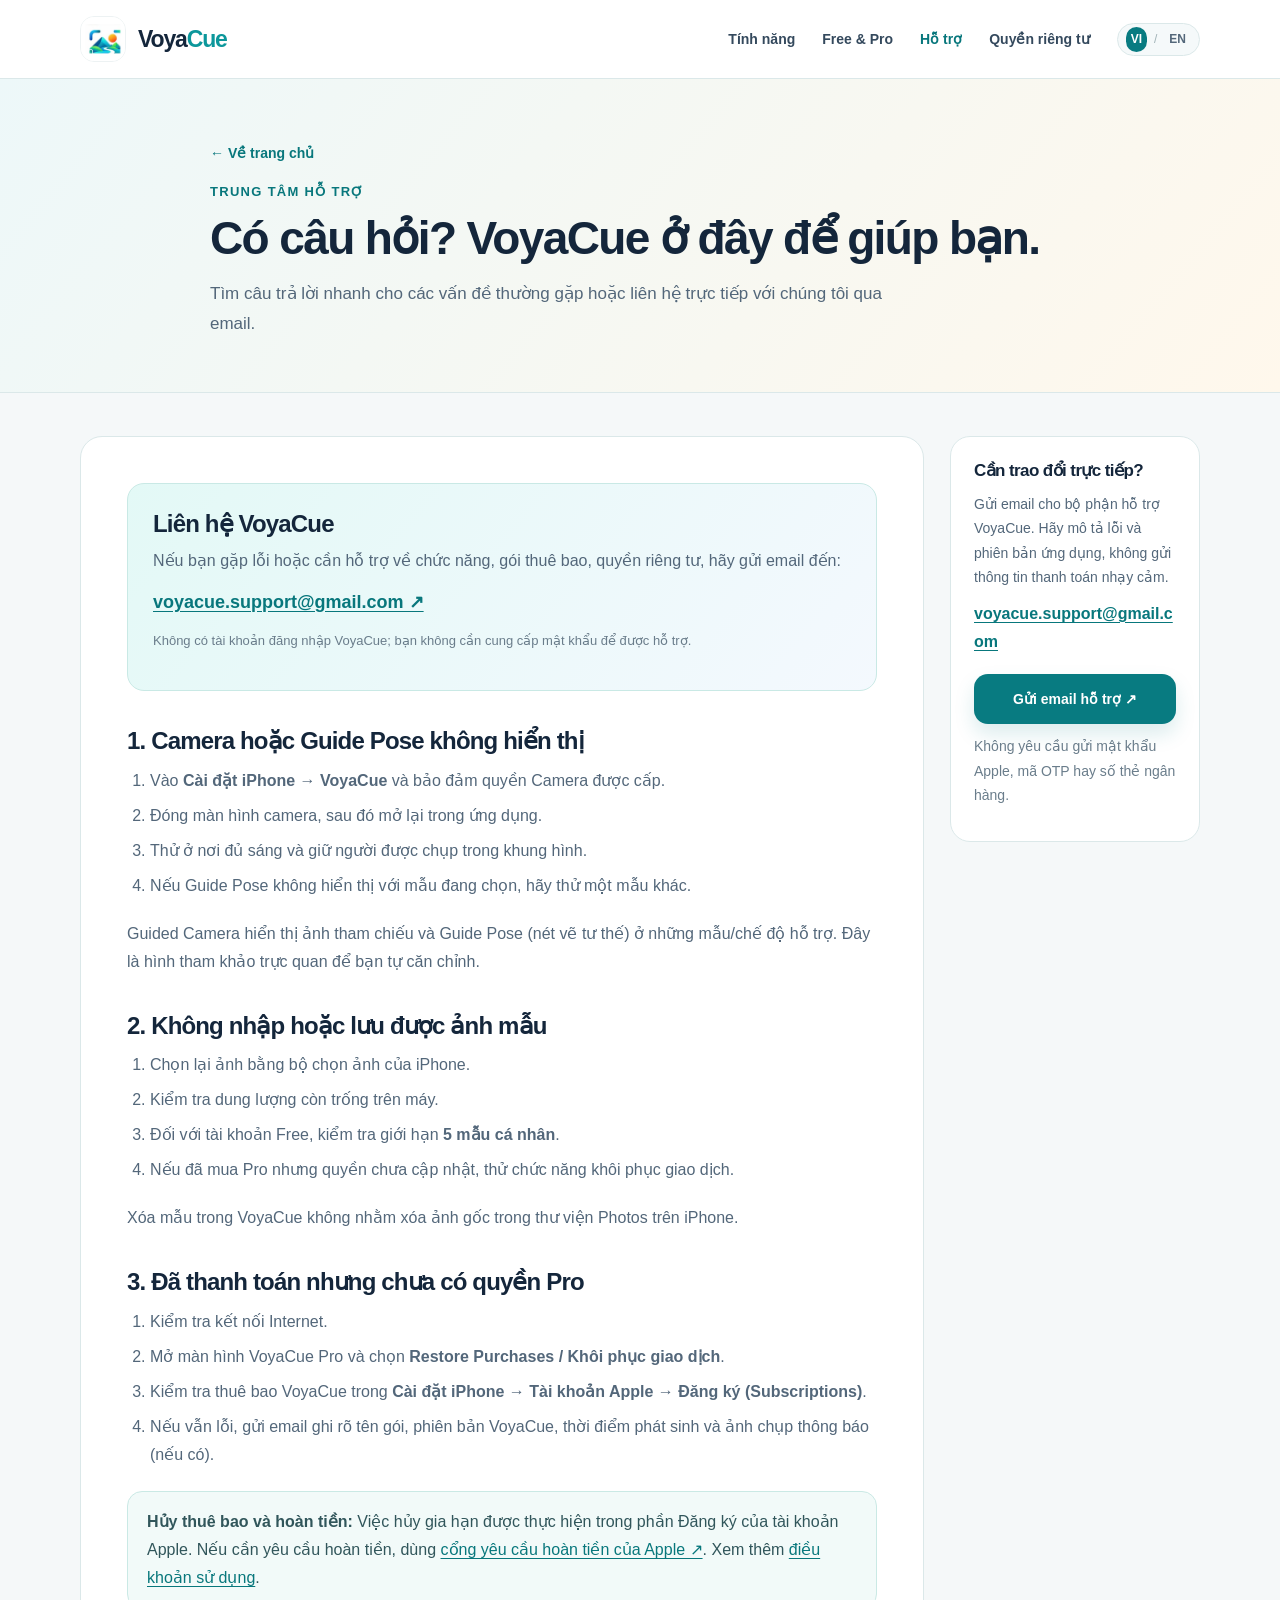
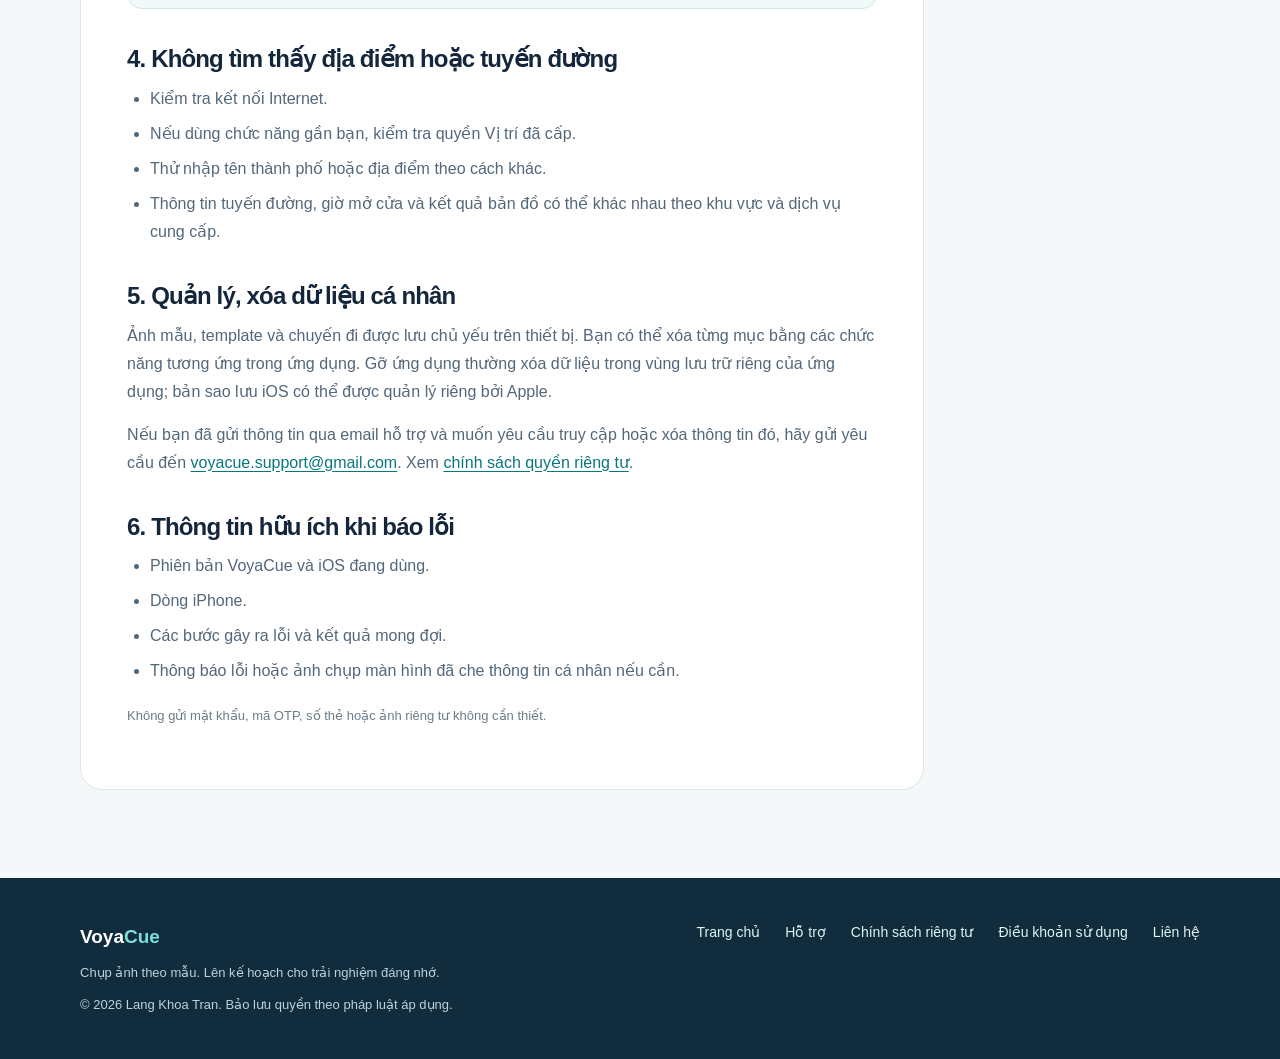
<file: support.html>
<!DOCTYPE html>
<html lang="vi"><head><meta charset="utf-8"/><meta content="width=device-width, initial-scale=1" name="viewport"/><meta content="#f5f8f9" name="theme-color"/><meta content="Hỗ trợ camera, ảnh mẫu, VoyaCue Pro, chuyến đi và quyền riêng tư. Liên hệ voyacue.support@gmail.com." name="description"/><meta content="website" property="og:type"/><meta content="Hỗ trợ VoyaCue | Liên hệ và hướng dẫn" property="og:title"/><meta content="Hỗ trợ camera, ảnh mẫu, VoyaCue Pro, chuyến đi và quyền riêng tư. Liên hệ voyacue.support@gmail.com." property="og:description"/><meta content="VoyaCue" property="og:site_name"/><link href="/assets/app-icon.webp" rel="icon" type="image/webp"/><link href="/styles.css" rel="stylesheet"/><title>Hỗ trợ VoyaCue | Liên hệ và hướng dẫn</title><link href="https://voyacue-site.pages.dev/support.html" hreflang="vi" rel="alternate"/><link href="https://voyacue-site.pages.dev/en/support.html" hreflang="en" rel="alternate"/></head><body><a class="skip-link" href="#main">Bỏ qua tới nội dung</a>
<header class="site-header"><div aria-label="Điều hướng chính" class="container nav" role="navigation">
<a class="brand" href="/"><img alt="" height="46" src="/assets/app-icon.webp" width="46"/><span>Voya<span>Cue</span></span></a>
<div class="nav-links"><a href="/#features">Tính năng</a><a href="/#pricing">Free &amp; Pro</a><a aria-current="page" href="/support.html">Hỗ trợ</a><a href="/privacy.html">Quyền riêng tư</a><nav aria-label="Chọn ngôn ngữ" class="language-switch"><a aria-current="page" aria-label="Tiếng Việt" href="/support.html" lang="vi">VI</a><span aria-hidden="true">/</span><a aria-label="English" href="/en/support.html" lang="en">EN</a></nav></div></div></header><main id="main"><section class="page-head"><div class="container page-heading"><a class="back-link" href="/">← Về trang chủ</a><div class="section-kicker">Trung tâm hỗ trợ</div><h1>Có câu hỏi? VoyaCue ở đây để giúp bạn.</h1><p>Tìm câu trả lời nhanh cho các vấn đề thường gặp hoặc liên hệ trực tiếp với chúng tôi qua email.</p></div></section>
<section class="page-main"><div class="container prose-layout"><article class="prose">
<div class="contact-hero"><h2>Liên hệ VoyaCue</h2><p>Nếu bạn gặp lỗi hoặc cần hỗ trợ về chức năng, gói thuê bao, quyền riêng tư, hãy gửi email đến:</p><a class="contact-email" href="mailto:voyacue.support@gmail.com">voyacue.support@gmail.com ↗</a><p class="smallprint" style="margin-top:12px">Không có tài khoản đăng nhập VoyaCue; bạn không cần cung cấp mật khẩu để được hỗ trợ.</p></div>
<h2>1. Camera hoặc Guide Pose không hiển thị</h2><ol><li>Vào <strong>Cài đặt iPhone → VoyaCue</strong> và bảo đảm quyền Camera được cấp.</li><li>Đóng màn hình camera, sau đó mở lại trong ứng dụng.</li><li>Thử ở nơi đủ sáng và giữ người được chụp trong khung hình.</li><li>Nếu Guide Pose không hiển thị với mẫu đang chọn, hãy thử một mẫu khác.</li></ol><p>Guided Camera hiển thị ảnh tham chiếu và Guide Pose (nét vẽ tư thế) ở những mẫu/chế độ hỗ trợ. Đây là hình tham khảo trực quan để bạn tự căn chỉnh.</p>
<h2>2. Không nhập hoặc lưu được ảnh mẫu</h2><ol><li>Chọn lại ảnh bằng bộ chọn ảnh của iPhone.</li><li>Kiểm tra dung lượng còn trống trên máy.</li><li>Đối với tài khoản Free, kiểm tra giới hạn <strong>5 mẫu cá nhân</strong>.</li><li>Nếu đã mua Pro nhưng quyền chưa cập nhật, thử chức năng khôi phục giao dịch.</li></ol><p>Xóa mẫu trong VoyaCue không nhằm xóa ảnh gốc trong thư viện Photos trên iPhone.</p>
<h2>3. Đã thanh toán nhưng chưa có quyền Pro</h2><ol><li>Kiểm tra kết nối Internet.</li><li>Mở màn hình VoyaCue Pro và chọn <strong>Restore Purchases / Khôi phục giao dịch</strong>.</li><li>Kiểm tra thuê bao VoyaCue trong <strong>Cài đặt iPhone → Tài khoản Apple → Đăng ký (Subscriptions)</strong>.</li><li>Nếu vẫn lỗi, gửi email ghi rõ tên gói, phiên bản VoyaCue, thời điểm phát sinh và ảnh chụp thông báo (nếu có).</li></ol>
<div class="notice"><strong>Hủy thuê bao và hoàn tiền:</strong> Việc hủy gia hạn được thực hiện trong phần Đăng ký của tài khoản Apple. Nếu cần yêu cầu hoàn tiền, dùng <a href="https://reportaproblem.apple.com/" rel="noopener noreferrer" target="_blank">cổng yêu cầu hoàn tiền của Apple ↗</a>. Xem thêm <a href="/terms.html">điều khoản sử dụng</a>.</div>
<h2>4. Không tìm thấy địa điểm hoặc tuyến đường</h2><ul><li>Kiểm tra kết nối Internet.</li><li>Nếu dùng chức năng gần bạn, kiểm tra quyền Vị trí đã cấp.</li><li>Thử nhập tên thành phố hoặc địa điểm theo cách khác.</li><li>Thông tin tuyến đường, giờ mở cửa và kết quả bản đồ có thể khác nhau theo khu vực và dịch vụ cung cấp.</li></ul>
<h2>5. Quản lý, xóa dữ liệu cá nhân</h2><p>Ảnh mẫu, template và chuyến đi được lưu chủ yếu trên thiết bị. Bạn có thể xóa từng mục bằng các chức năng tương ứng trong ứng dụng. Gỡ ứng dụng thường xóa dữ liệu trong vùng lưu trữ riêng của ứng dụng; bản sao lưu iOS có thể được quản lý riêng bởi Apple.</p><p>Nếu bạn đã gửi thông tin qua email hỗ trợ và muốn yêu cầu truy cập hoặc xóa thông tin đó, hãy gửi yêu cầu đến <a href="mailto:voyacue.support@gmail.com">voyacue.support@gmail.com</a>. Xem <a href="/privacy.html">chính sách quyền riêng tư</a>.</p>
<h2>6. Thông tin hữu ích khi báo lỗi</h2><ul><li>Phiên bản VoyaCue và iOS đang dùng.</li><li>Dòng iPhone.</li><li>Các bước gây ra lỗi và kết quả mong đợi.</li><li>Thông báo lỗi hoặc ảnh chụp màn hình đã che thông tin cá nhân nếu cần.</li></ul><p class="smallprint">Không gửi mật khẩu, mã OTP, số thẻ hoặc ảnh riêng tư không cần thiết.</p>
</article><aside aria-label="Liên hệ hỗ trợ" class="info-card"><h3>Cần trao đổi trực tiếp?</h3><p>Gửi email cho bộ phận hỗ trợ VoyaCue. Hãy mô tả lỗi và phiên bản ứng dụng, không gửi thông tin thanh toán nhạy cảm.</p><a class="email" href="mailto:voyacue.support@gmail.com">voyacue.support@gmail.com</a><p style="margin-top:18px"><a class="btn btn-primary" href="mailto:voyacue.support@gmail.com?subject=Ho%20tro%20VoyaCue">Gửi email hỗ trợ ↗</a></p><p class="smallprint">Không yêu cầu gửi mật khẩu Apple, mã OTP hay số thẻ ngân hàng.</p></aside></div></section></main><footer class="site-footer"><div class="container footer-inner"><div><div class="footer-brand">Voya<span>Cue</span></div><p>Chụp ảnh theo mẫu. Lên kế hoạch cho trải nghiệm đáng nhớ.</p><p>© 2026 Lang Khoa Tran. Bảo lưu quyền theo pháp luật áp dụng.</p></div><nav aria-label="Liên kết cuối trang" class="footer-links"><a href="/">Trang chủ</a><a href="/support.html">Hỗ trợ</a><a href="/privacy.html">Chính sách riêng tư</a><a href="/terms.html">Điều khoản sử dụng</a><a href="mailto:voyacue.support@gmail.com">Liên hệ</a></nav></div></footer></body></html>
</file>
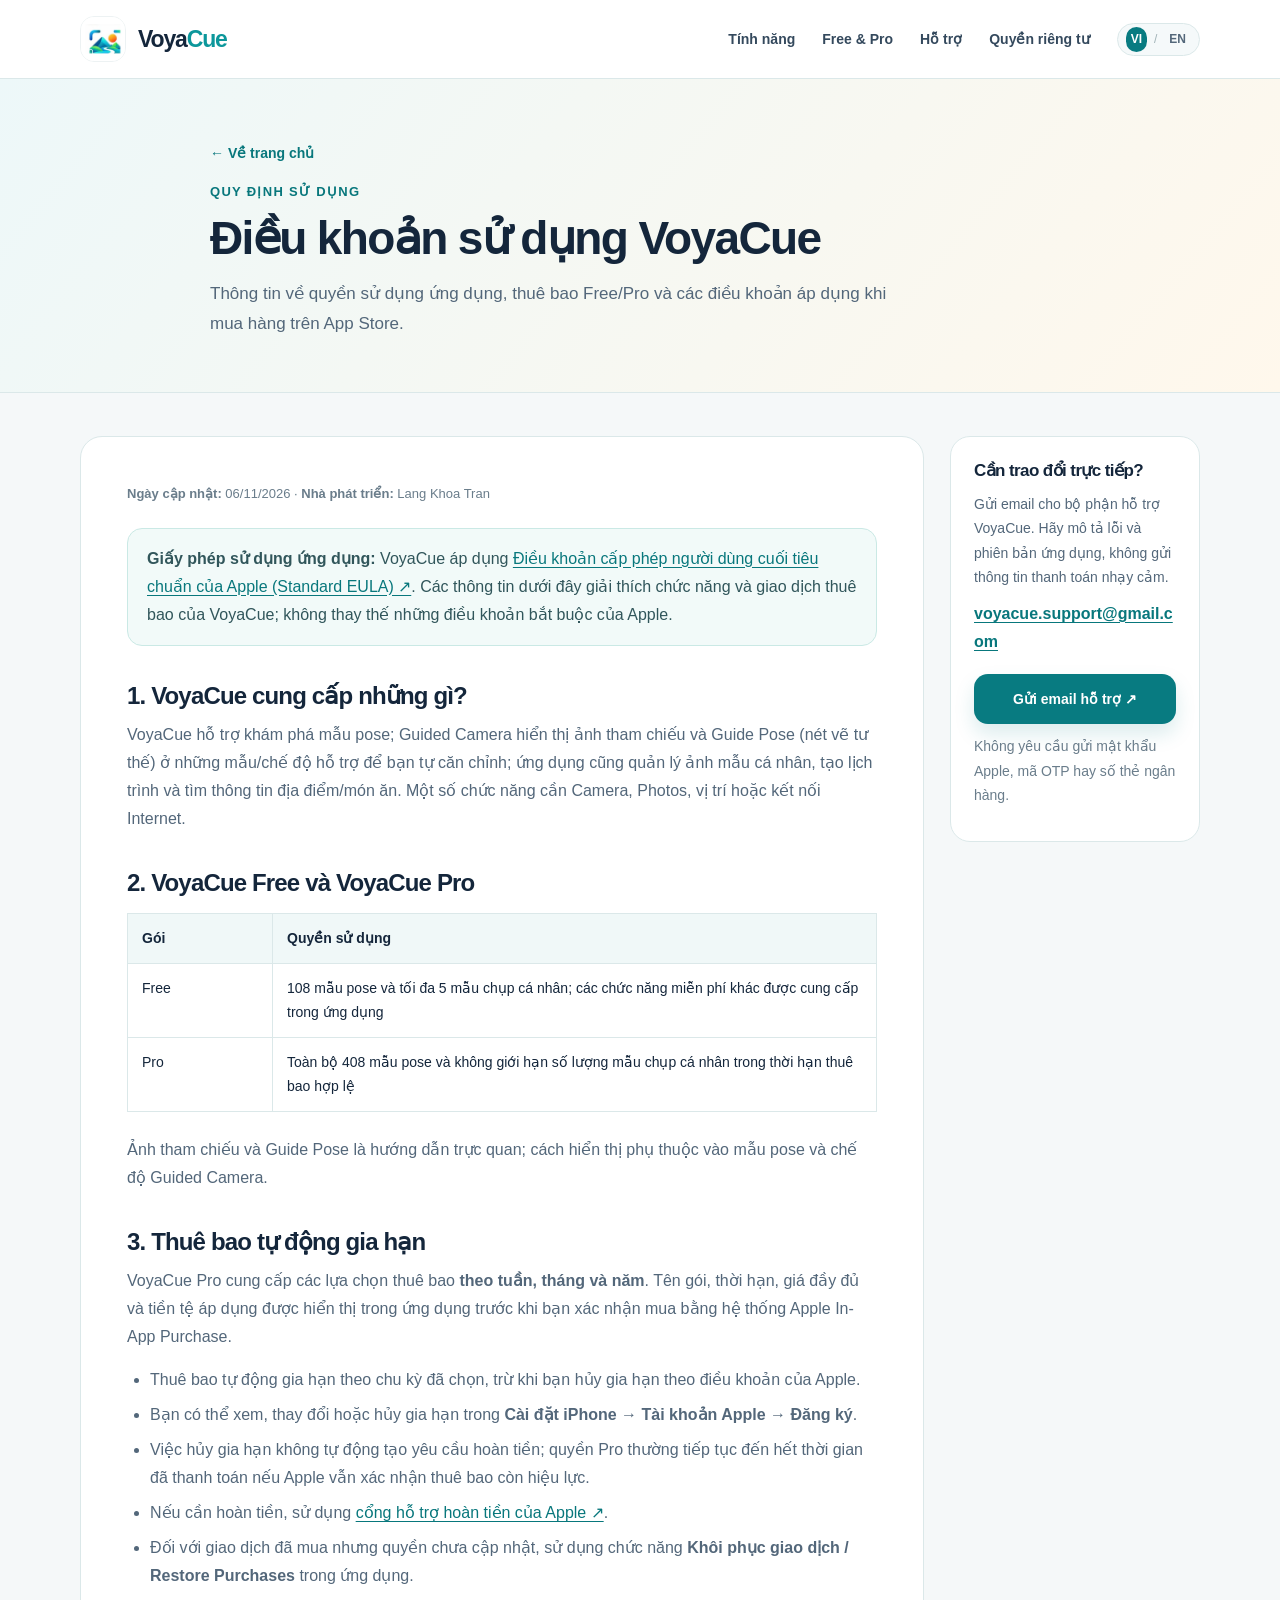
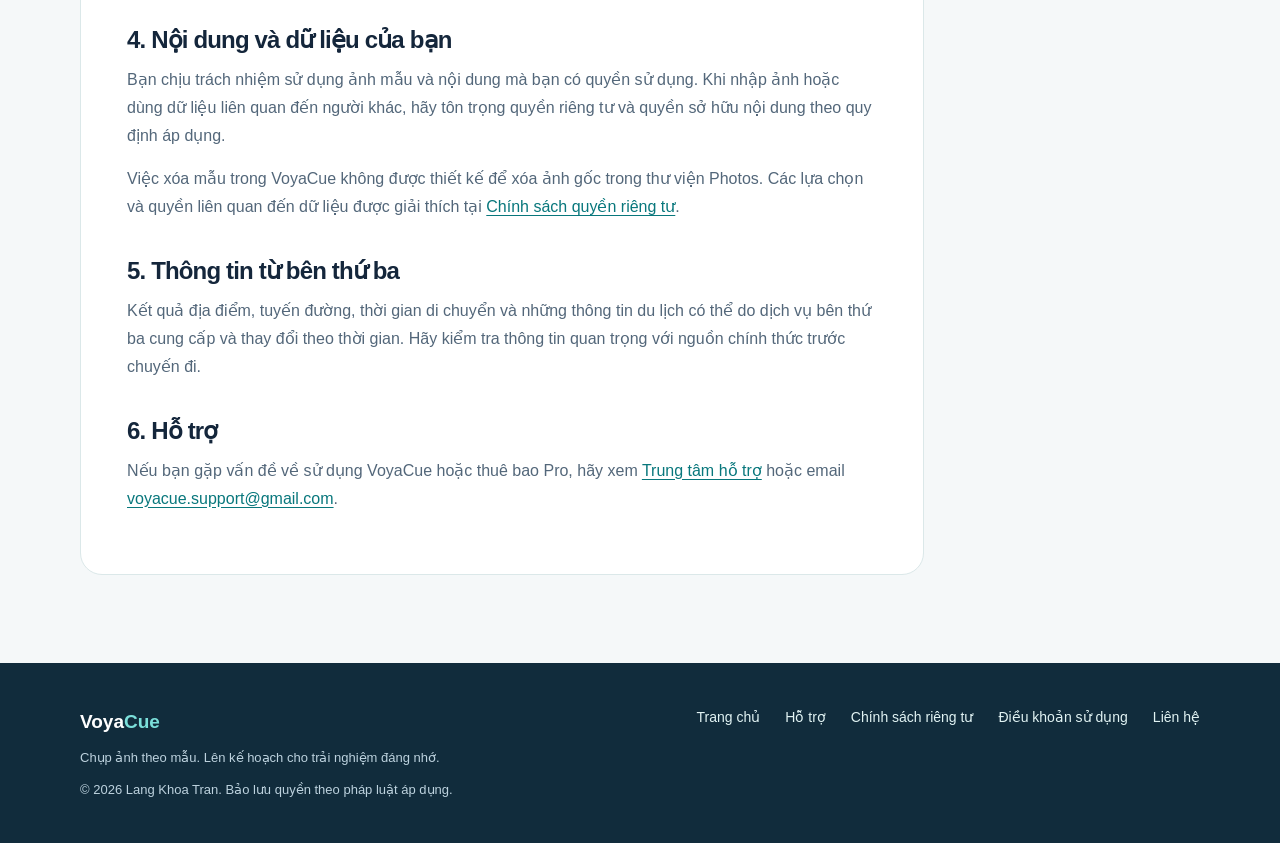
<file: terms.html>
<!DOCTYPE html>
<html lang="vi"><head><meta charset="utf-8"/><meta content="width=device-width, initial-scale=1" name="viewport"/><meta content="#f5f8f9" name="theme-color"/><meta content="Điều khoản sử dụng VoyaCue, thuê bao Pro, tự động gia hạn và điều khoản EULA của Apple." name="description"/><meta content="website" property="og:type"/><meta content="Điều khoản sử dụng | VoyaCue" property="og:title"/><meta content="Điều khoản sử dụng VoyaCue, thuê bao Pro, tự động gia hạn và điều khoản EULA của Apple." property="og:description"/><meta content="VoyaCue" property="og:site_name"/><link href="/assets/app-icon.webp" rel="icon" type="image/webp"/><link href="/styles.css" rel="stylesheet"/><title>Điều khoản sử dụng | VoyaCue</title><link href="https://voyacue-site.pages.dev/terms.html" hreflang="vi" rel="alternate"/><link href="https://voyacue-site.pages.dev/en/terms.html" hreflang="en" rel="alternate"/></head><body><a class="skip-link" href="#main">Bỏ qua tới nội dung</a>
<header class="site-header"><div aria-label="Điều hướng chính" class="container nav" role="navigation">
<a class="brand" href="/"><img alt="" height="46" src="/assets/app-icon.webp" width="46"/><span>Voya<span>Cue</span></span></a>
<div class="nav-links"><a href="/#features">Tính năng</a><a href="/#pricing">Free &amp; Pro</a><a href="/support.html">Hỗ trợ</a><a href="/privacy.html">Quyền riêng tư</a><nav aria-label="Chọn ngôn ngữ" class="language-switch"><a aria-current="page" aria-label="Tiếng Việt" href="/terms.html" lang="vi">VI</a><span aria-hidden="true">/</span><a aria-label="English" href="/en/terms.html" lang="en">EN</a></nav></div></div></header><main id="main"><section class="page-head"><div class="container page-heading"><a class="back-link" href="/">← Về trang chủ</a><div class="section-kicker">Quy định sử dụng</div><h1>Điều khoản sử dụng VoyaCue</h1><p>Thông tin về quyền sử dụng ứng dụng, thuê bao Free/Pro và các điều khoản áp dụng khi mua hàng trên App Store.</p></div></section>
<section class="page-main"><div class="container prose-layout"><article class="prose">
<p class="smallprint"><strong>Ngày cập nhật:</strong> 06/11/2026 · <strong>Nhà phát triển:</strong> Lang Khoa Tran</p>
<div class="notice"><strong>Giấy phép sử dụng ứng dụng:</strong> VoyaCue áp dụng <a href="https://www.apple.com/legal/internet-services/itunes/dev/stdeula/" rel="noopener noreferrer" target="_blank">Điều khoản cấp phép người dùng cuối tiêu chuẩn của Apple (Standard EULA) ↗</a>. Các thông tin dưới đây giải thích chức năng và giao dịch thuê bao của VoyaCue; không thay thế những điều khoản bắt buộc của Apple.</div>
<h2>1. VoyaCue cung cấp những gì?</h2><p>VoyaCue hỗ trợ khám phá mẫu pose; Guided Camera hiển thị ảnh tham chiếu và Guide Pose (nét vẽ tư thế) ở những mẫu/chế độ hỗ trợ để bạn tự căn chỉnh; ứng dụng cũng quản lý ảnh mẫu cá nhân, tạo lịch trình và tìm thông tin địa điểm/món ăn. Một số chức năng cần Camera, Photos, vị trí hoặc kết nối Internet.</p><h2>2. VoyaCue Free và VoyaCue Pro</h2><table><thead><tr><th>Gói</th><th>Quyền sử dụng</th></tr></thead><tbody><tr><td>Free</td><td>108 mẫu pose và tối đa 5 mẫu chụp cá nhân; các chức năng miễn phí khác được cung cấp trong ứng dụng</td></tr><tr><td>Pro</td><td>Toàn bộ 408 mẫu pose và không giới hạn số lượng mẫu chụp cá nhân trong thời hạn thuê bao hợp lệ</td></tr></tbody></table><p>Ảnh tham chiếu và Guide Pose là hướng dẫn trực quan; cách hiển thị phụ thuộc vào mẫu pose và chế độ Guided Camera.</p>
<h2>3. Thuê bao tự động gia hạn</h2><p>VoyaCue Pro cung cấp các lựa chọn thuê bao <strong>theo tuần, tháng và năm</strong>. Tên gói, thời hạn, giá đầy đủ và tiền tệ áp dụng được hiển thị trong ứng dụng trước khi bạn xác nhận mua bằng hệ thống Apple In-App Purchase.</p><ul><li>Thuê bao tự động gia hạn theo chu kỳ đã chọn, trừ khi bạn hủy gia hạn theo điều khoản của Apple.</li><li>Bạn có thể xem, thay đổi hoặc hủy gia hạn trong <strong>Cài đặt iPhone → Tài khoản Apple → Đăng ký</strong>.</li><li>Việc hủy gia hạn không tự động tạo yêu cầu hoàn tiền; quyền Pro thường tiếp tục đến hết thời gian đã thanh toán nếu Apple vẫn xác nhận thuê bao còn hiệu lực.</li><li>Nếu cần hoàn tiền, sử dụng <a href="https://reportaproblem.apple.com/" rel="noopener noreferrer" target="_blank">cổng hỗ trợ hoàn tiền của Apple ↗</a>.</li><li>Đối với giao dịch đã mua nhưng quyền chưa cập nhật, sử dụng chức năng <strong>Khôi phục giao dịch / Restore Purchases</strong> trong ứng dụng.</li></ul>
<h2>4. Nội dung và dữ liệu của bạn</h2><p>Bạn chịu trách nhiệm sử dụng ảnh mẫu và nội dung mà bạn có quyền sử dụng. Khi nhập ảnh hoặc dùng dữ liệu liên quan đến người khác, hãy tôn trọng quyền riêng tư và quyền sở hữu nội dung theo quy định áp dụng.</p><p>Việc xóa mẫu trong VoyaCue không được thiết kế để xóa ảnh gốc trong thư viện Photos. Các lựa chọn và quyền liên quan đến dữ liệu được giải thích tại <a href="/privacy.html">Chính sách quyền riêng tư</a>.</p>
<h2>5. Thông tin từ bên thứ ba</h2><p>Kết quả địa điểm, tuyến đường, thời gian di chuyển và những thông tin du lịch có thể do dịch vụ bên thứ ba cung cấp và thay đổi theo thời gian. Hãy kiểm tra thông tin quan trọng với nguồn chính thức trước chuyến đi.</p>
<h2>6. Hỗ trợ</h2><p>Nếu bạn gặp vấn đề về sử dụng VoyaCue hoặc thuê bao Pro, hãy xem <a href="/support.html">Trung tâm hỗ trợ</a> hoặc email <a href="mailto:voyacue.support@gmail.com">voyacue.support@gmail.com</a>.</p>
</article><aside aria-label="Liên hệ hỗ trợ" class="info-card"><h3>Cần trao đổi trực tiếp?</h3><p>Gửi email cho bộ phận hỗ trợ VoyaCue. Hãy mô tả lỗi và phiên bản ứng dụng, không gửi thông tin thanh toán nhạy cảm.</p><a class="email" href="mailto:voyacue.support@gmail.com">voyacue.support@gmail.com</a><p style="margin-top:18px"><a class="btn btn-primary" href="mailto:voyacue.support@gmail.com?subject=Ho%20tro%20VoyaCue">Gửi email hỗ trợ ↗</a></p><p class="smallprint">Không yêu cầu gửi mật khẩu Apple, mã OTP hay số thẻ ngân hàng.</p></aside></div></section></main><footer class="site-footer"><div class="container footer-inner"><div><div class="footer-brand">Voya<span>Cue</span></div><p>Chụp ảnh theo mẫu. Lên kế hoạch cho trải nghiệm đáng nhớ.</p><p>© 2026 Lang Khoa Tran. Bảo lưu quyền theo pháp luật áp dụng.</p></div><nav aria-label="Liên kết cuối trang" class="footer-links"><a href="/">Trang chủ</a><a href="/support.html">Hỗ trợ</a><a href="/privacy.html">Chính sách riêng tư</a><a href="/terms.html">Điều khoản sử dụng</a><a href="mailto:voyacue.support@gmail.com">Liên hệ</a></nav></div></footer></body></html>
</file>
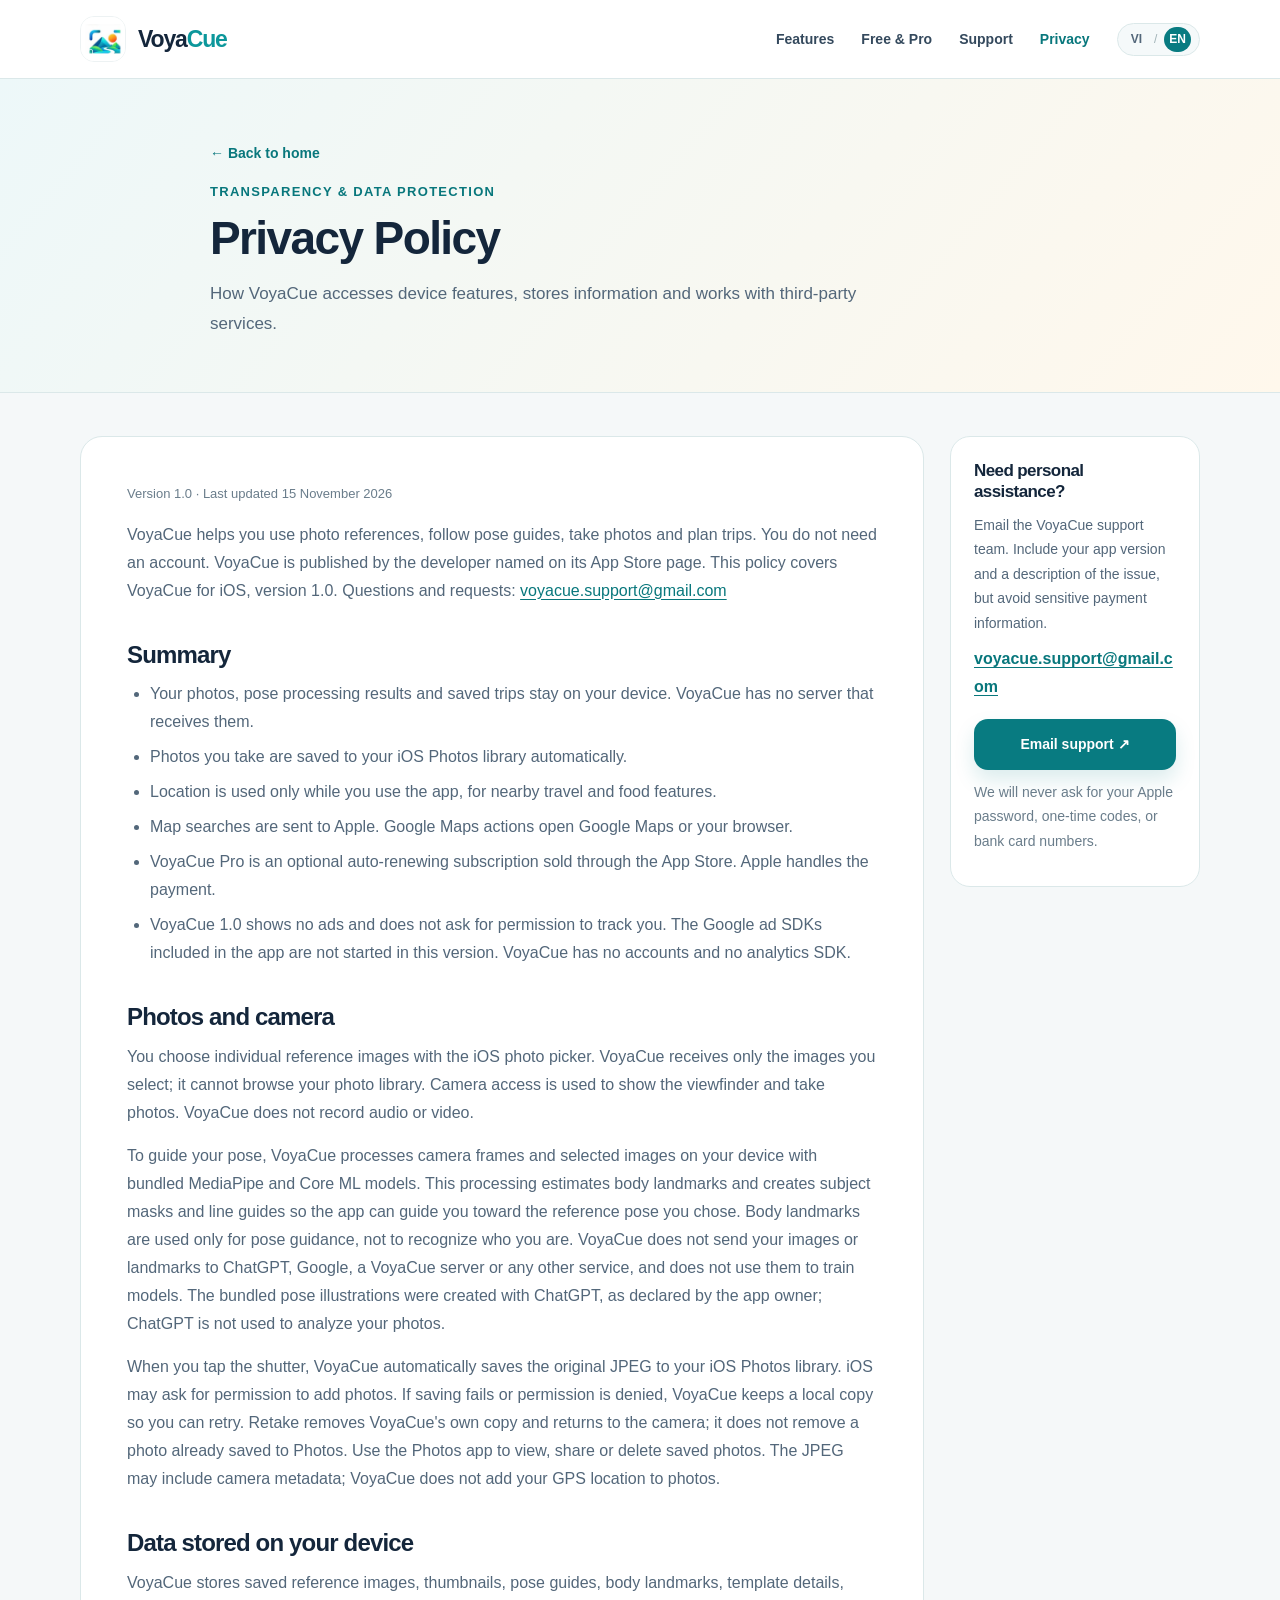
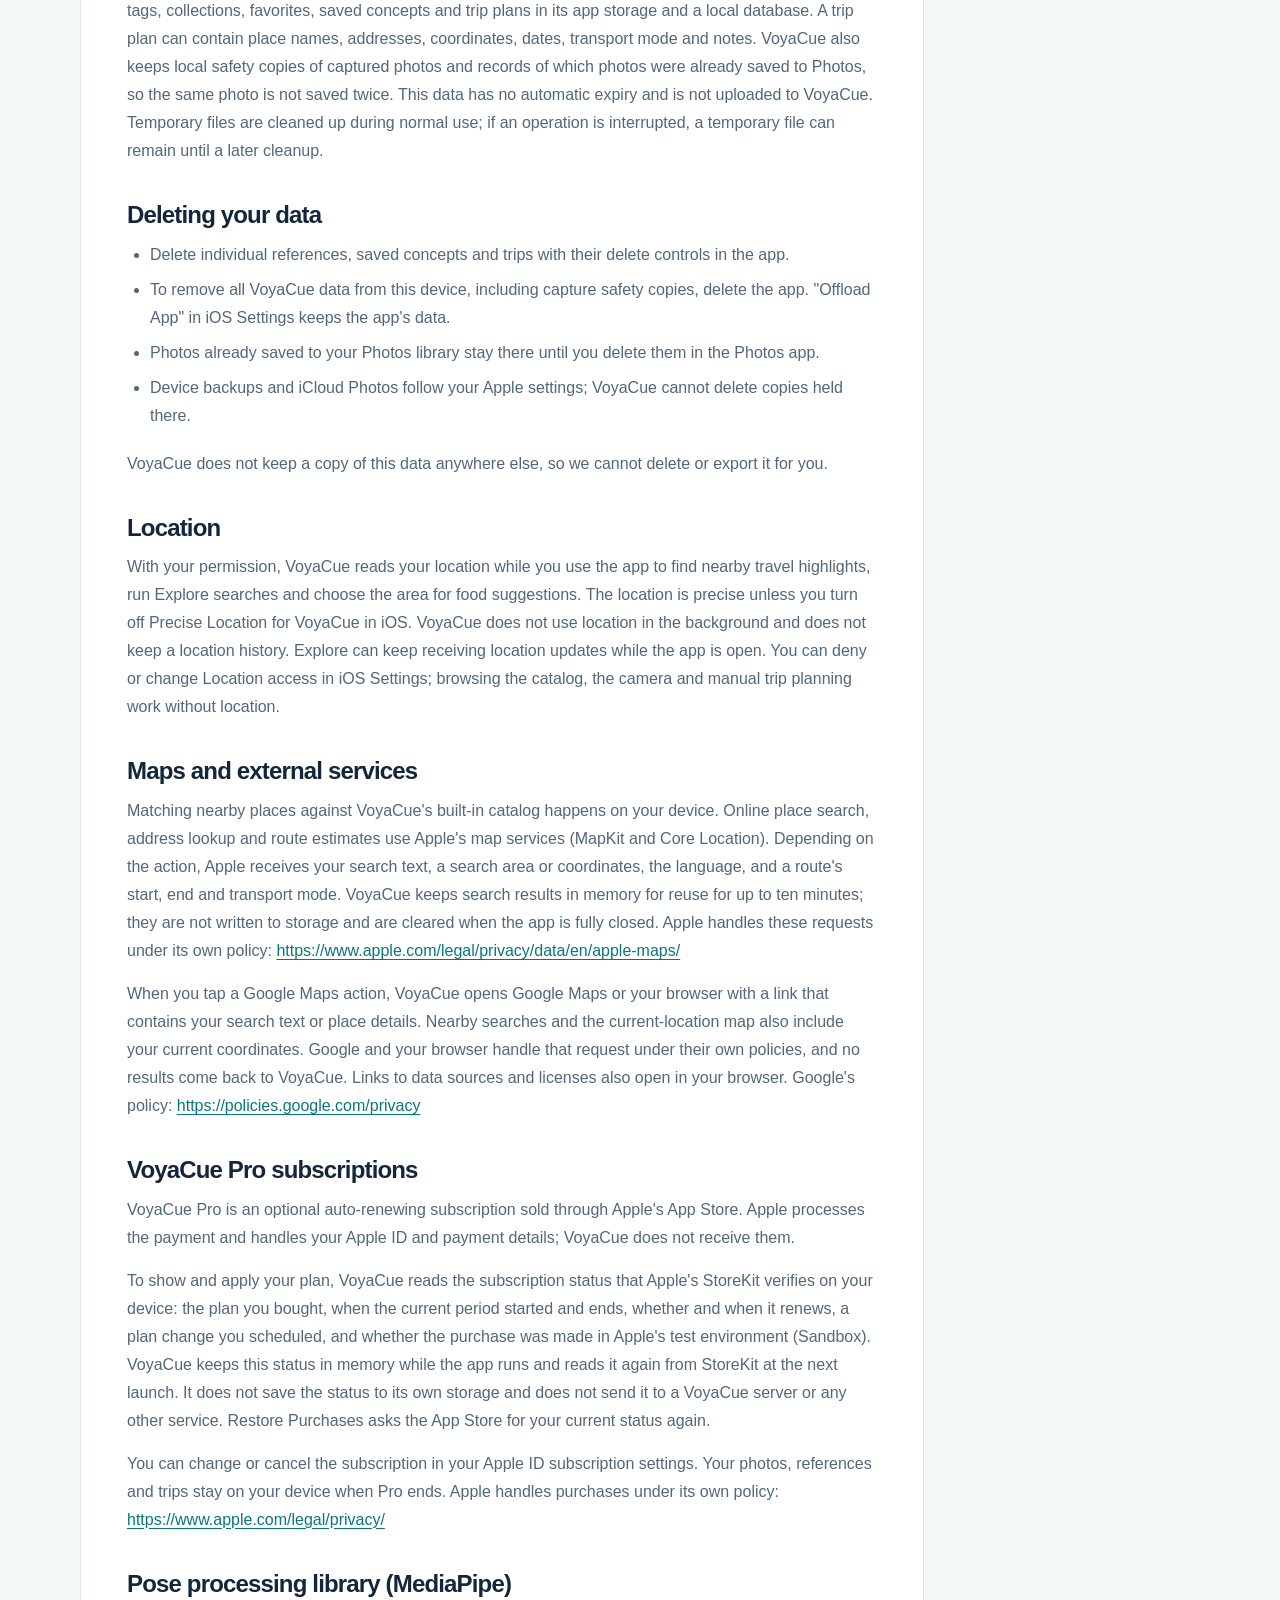
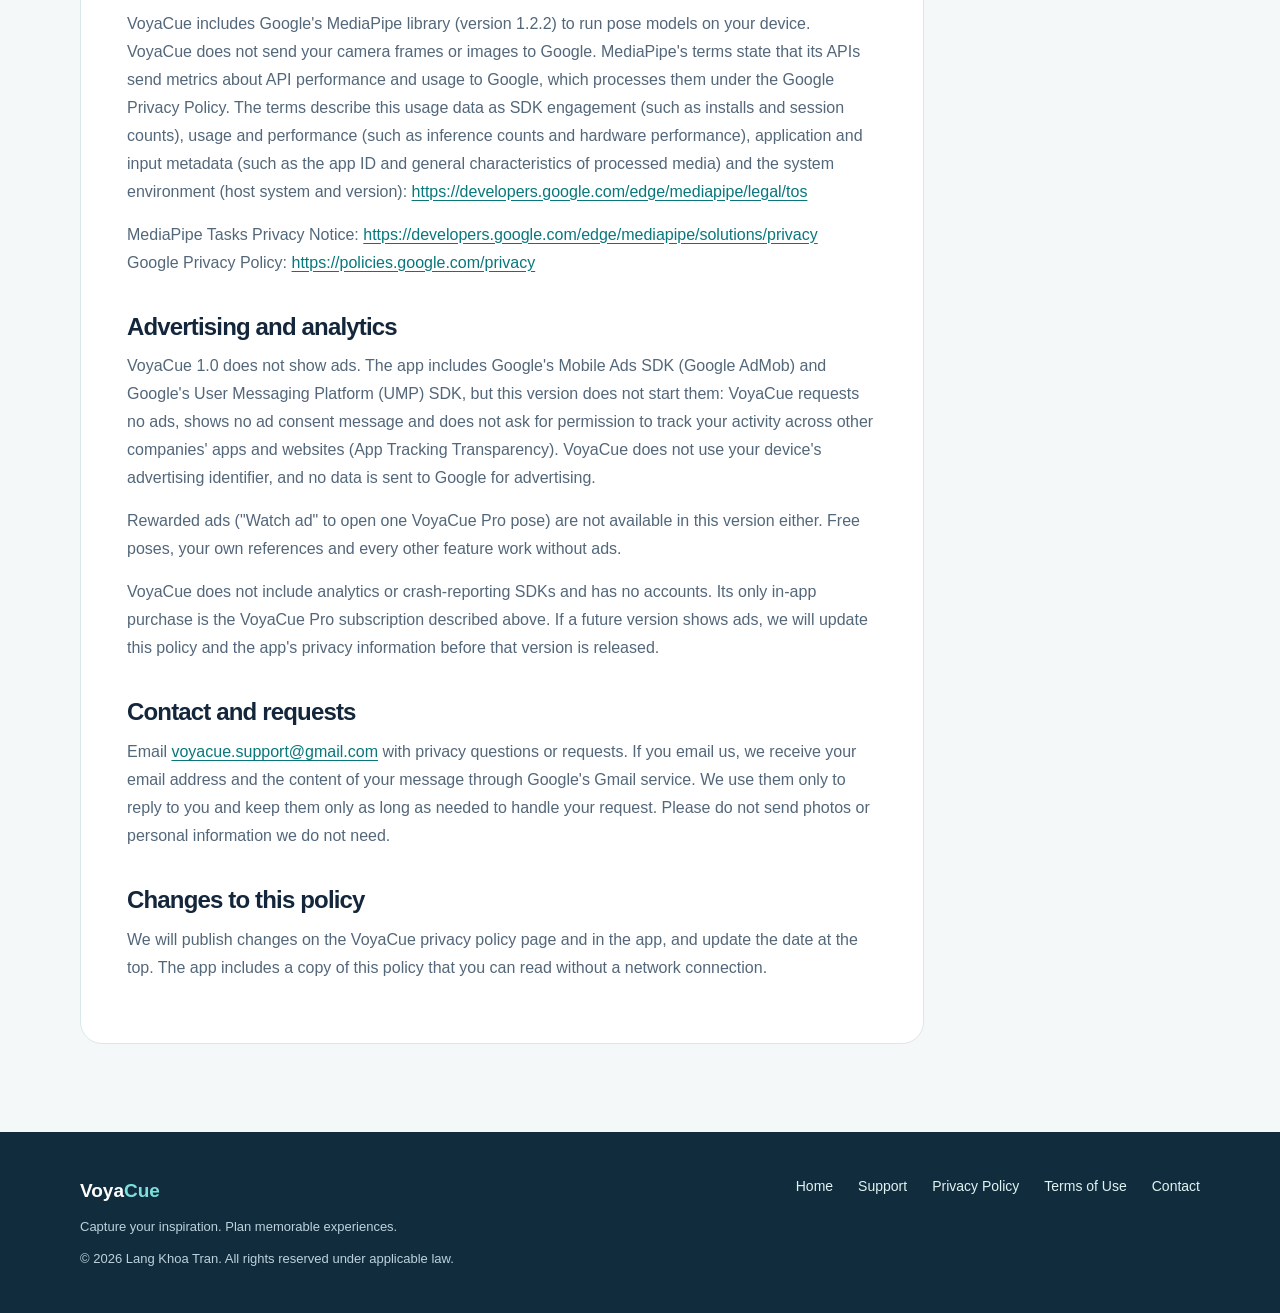
<file: en/privacy.html>
<!doctype html><html lang="en"><head><meta charset="utf-8"><meta name="viewport" content="width=device-width, initial-scale=1"><meta name="theme-color" content="#f5f8f9"><meta name="description" content="VoyaCue privacy: camera, reference photos, location, on-device data, Apple and MediaPipe."><meta property="og:type" content="website"><meta property="og:title" content="Privacy Policy | VoyaCue"><meta property="og:description" content="VoyaCue privacy: camera, reference photos, location, on-device data, Apple and MediaPipe."><meta property="og:site_name" content="VoyaCue"><link rel="icon" type="image/webp" href="/assets/app-icon.webp"><link rel="stylesheet" href="/styles.css"><link rel="alternate" hreflang="vi" href="https://voyacue-site.pages.dev/privacy.html"><link rel="alternate" hreflang="en" href="https://voyacue-site.pages.dev/en/privacy.html"><title>Privacy Policy | VoyaCue</title></head><body><a class="skip-link" href="#main">Skip to content</a><header class="site-header"><div class="container nav" role="navigation" aria-label="Main navigation"><a class="brand" href="/en/index.html"><img src="/assets/app-icon.webp" alt="" width="46" height="46"><span>Voya<span>Cue</span></span></a><div class="nav-links"><a href="/en/index.html#features">Features</a><a href="/en/index.html#pricing">Free & Pro</a><a href="/en/support.html">Support</a><a href="/en/privacy.html" aria-current="page">Privacy</a><nav class="language-switch" aria-label="Choose language"><a href="/privacy.html" lang="vi" aria-label="Tiếng Việt">VI</a><span aria-hidden="true">/</span><a href="/en/privacy.html" lang="en" aria-current="page" aria-label="English">EN</a></nav></div></div></header><main id="main"><section class="page-head"><div class="container page-heading"><a class="back-link" href="/en/index.html">← Back to home</a><div class="section-kicker">Transparency & data protection</div><h1>Privacy Policy</h1><p>How VoyaCue accesses device features, stores information and works with third-party services.</p></div></section><section class="page-main"><div class="container prose-layout"><article class="prose" style="overflow-wrap: anywhere;">
<p class="smallprint">Version 1.0 · Last updated 15 November 2026</p>
<p>VoyaCue helps you use photo references, follow pose guides, take photos and plan trips. You do not need an account. VoyaCue is published by the developer named on its App Store page. This policy covers VoyaCue for iOS, version 1.0. Questions and requests: <a href="mailto:voyacue.support@gmail.com">voyacue.support@gmail.com</a></p>
<h2>Summary</h2>
<ul><li>Your photos, pose processing results and saved trips stay on your device. VoyaCue has no server that receives them.</li><li>Photos you take are saved to your iOS Photos library automatically.</li><li>Location is used only while you use the app, for nearby travel and food features.</li><li>Map searches are sent to Apple. Google Maps actions open Google Maps or your browser.</li><li>VoyaCue Pro is an optional auto-renewing subscription sold through the App Store. Apple handles the payment.</li><li>VoyaCue 1.0 shows no ads and does not ask for permission to track you. The Google ad SDKs included in the app are not started in this version. VoyaCue has no accounts and no analytics SDK.</li></ul>
<h2>Photos and camera</h2>
<p>You choose individual reference images with the iOS photo picker. VoyaCue receives only the images you select; it cannot browse your photo library. Camera access is used to show the viewfinder and take photos. VoyaCue does not record audio or video.</p>
<p>To guide your pose, VoyaCue processes camera frames and selected images on your device with bundled MediaPipe and Core ML models. This processing estimates body landmarks and creates subject masks and line guides so the app can guide you toward the reference pose you chose. Body landmarks are used only for pose guidance, not to recognize who you are. VoyaCue does not send your images or landmarks to ChatGPT, Google, a VoyaCue server or any other service, and does not use them to train models. The bundled pose illustrations were created with ChatGPT, as declared by the app owner; ChatGPT is not used to analyze your photos.</p>
<p>When you tap the shutter, VoyaCue automatically saves the original JPEG to your iOS Photos library. iOS may ask for permission to add photos. If saving fails or permission is denied, VoyaCue keeps a local copy so you can retry. Retake removes VoyaCue&#x27;s own copy and returns to the camera; it does not remove a photo already saved to Photos. Use the Photos app to view, share or delete saved photos. The JPEG may include camera metadata; VoyaCue does not add your GPS location to photos.</p>
<h2>Data stored on your device</h2>
<p>VoyaCue stores saved reference images, thumbnails, pose guides, body landmarks, template details, tags, collections, favorites, saved concepts and trip plans in its app storage and a local database. A trip plan can contain place names, addresses, coordinates, dates, transport mode and notes. VoyaCue also keeps local safety copies of captured photos and records of which photos were already saved to Photos, so the same photo is not saved twice. This data has no automatic expiry and is not uploaded to VoyaCue. Temporary files are cleaned up during normal use; if an operation is interrupted, a temporary file can remain until a later cleanup.</p>
<h2>Deleting your data</h2>
<ul><li>Delete individual references, saved concepts and trips with their delete controls in the app.</li><li>To remove all VoyaCue data from this device, including capture safety copies, delete the app. &quot;Offload App&quot; in iOS Settings keeps the app&#x27;s data.</li><li>Photos already saved to your Photos library stay there until you delete them in the Photos app.</li><li>Device backups and iCloud Photos follow your Apple settings; VoyaCue cannot delete copies held there.</li></ul>
<p>VoyaCue does not keep a copy of this data anywhere else, so we cannot delete or export it for you.</p>
<h2>Location</h2>
<p>With your permission, VoyaCue reads your location while you use the app to find nearby travel highlights, run Explore searches and choose the area for food suggestions. The location is precise unless you turn off Precise Location for VoyaCue in iOS. VoyaCue does not use location in the background and does not keep a location history. Explore can keep receiving location updates while the app is open. You can deny or change Location access in iOS Settings; browsing the catalog, the camera and manual trip planning work without location.</p>
<h2>Maps and external services</h2>
<p>Matching nearby places against VoyaCue&#x27;s built-in catalog happens on your device. Online place search, address lookup and route estimates use Apple&#x27;s map services (MapKit and Core Location). Depending on the action, Apple receives your search text, a search area or coordinates, the language, and a route&#x27;s start, end and transport mode. VoyaCue keeps search results in memory for reuse for up to ten minutes; they are not written to storage and are cleared when the app is fully closed. Apple handles these requests under its own policy: <a href="https://www.apple.com/legal/privacy/data/en/apple-maps/">https://www.apple.com/legal/privacy/data/en/apple-maps/</a></p>
<p>When you tap a Google Maps action, VoyaCue opens Google Maps or your browser with a link that contains your search text or place details. Nearby searches and the current-location map also include your current coordinates. Google and your browser handle that request under their own policies, and no results come back to VoyaCue. Links to data sources and licenses also open in your browser. Google&#x27;s policy: <a href="https://policies.google.com/privacy">https://policies.google.com/privacy</a></p>
<h2>VoyaCue Pro subscriptions</h2>
<p>VoyaCue Pro is an optional auto-renewing subscription sold through Apple&#x27;s App Store. Apple processes the payment and handles your Apple ID and payment details; VoyaCue does not receive them.</p>
<p>To show and apply your plan, VoyaCue reads the subscription status that Apple&#x27;s StoreKit verifies on your device: the plan you bought, when the current period started and ends, whether and when it renews, a plan change you scheduled, and whether the purchase was made in Apple&#x27;s test environment (Sandbox). VoyaCue keeps this status in memory while the app runs and reads it again from StoreKit at the next launch. It does not save the status to its own storage and does not send it to a VoyaCue server or any other service. Restore Purchases asks the App Store for your current status again.</p>
<p>You can change or cancel the subscription in your Apple ID subscription settings. Your photos, references and trips stay on your device when Pro ends. Apple handles purchases under its own policy: <a href="https://www.apple.com/legal/privacy/">https://www.apple.com/legal/privacy/</a></p>
<h2>Pose processing library (MediaPipe)</h2>
<p>VoyaCue includes Google&#x27;s MediaPipe library (version 1.2.2) to run pose models on your device. VoyaCue does not send your camera frames or images to Google. MediaPipe&#x27;s terms state that its APIs send metrics about API performance and usage to Google, which processes them under the Google Privacy Policy. The terms describe this usage data as SDK engagement (such as installs and session counts), usage and performance (such as inference counts and hardware performance), application and input metadata (such as the app ID and general characteristics of processed media) and the system environment (host system and version): <a href="https://developers.google.com/edge/mediapipe/legal/tos">https://developers.google.com/edge/mediapipe/legal/tos</a></p>
<p>MediaPipe Tasks Privacy Notice: <a href="https://developers.google.com/edge/mediapipe/solutions/privacy">https://developers.google.com/edge/mediapipe/solutions/privacy</a><br>Google Privacy Policy: <a href="https://policies.google.com/privacy">https://policies.google.com/privacy</a></p>
<h2>Advertising and analytics</h2>
<p>VoyaCue 1.0 does not show ads. The app includes Google&#x27;s Mobile Ads SDK (Google AdMob) and Google&#x27;s User Messaging Platform (UMP) SDK, but this version does not start them: VoyaCue requests no ads, shows no ad consent message and does not ask for permission to track your activity across other companies&#x27; apps and websites (App Tracking Transparency). VoyaCue does not use your device&#x27;s advertising identifier, and no data is sent to Google for advertising.</p> <p>Rewarded ads (&quot;Watch ad&quot; to open one VoyaCue Pro pose) are not available in this version either. Free poses, your own references and every other feature work without ads.</p> <p>VoyaCue does not include analytics or crash-reporting SDKs and has no accounts. Its only in-app purchase is the VoyaCue Pro subscription described above. If a future version shows ads, we will update this policy and the app&#x27;s privacy information before that version is released.</p>
<h2>Contact and requests</h2>
<p>Email <a href="mailto:voyacue.support@gmail.com">voyacue.support@gmail.com</a> with privacy questions or requests. If you email us, we receive your email address and the content of your message through Google&#x27;s Gmail service. We use them only to reply to you and keep them only as long as needed to handle your request. Please do not send photos or personal information we do not need.</p>
<h2>Changes to this policy</h2>
<p>We will publish changes on the VoyaCue privacy policy page and in the app, and update the date at the top. The app includes a copy of this policy that you can read without a network connection.</p>
</article><aside class="info-card" aria-label="Contact support"><h3>Need personal assistance?</h3><p>Email the VoyaCue support team. Include your app version and a description of the issue, but avoid sensitive payment information.</p><a class="email" href="mailto:voyacue.support@gmail.com">voyacue.support@gmail.com</a><p style="margin-top:18px"><a class="btn btn-primary" href="mailto:voyacue.support@gmail.com?subject=VoyaCue%20Support">Email support ↗</a></p><p class="smallprint">We will never ask for your Apple password, one-time codes, or bank card numbers.</p></aside></div></section></main><footer class="site-footer"><div class="container footer-inner"><div><div class="footer-brand">Voya<span>Cue</span></div><p>Capture your inspiration. Plan memorable experiences.</p><p>© 2026 Lang Khoa Tran. All rights reserved under applicable law.</p></div><nav class="footer-links" aria-label="Footer links"><a href="/en/index.html">Home</a><a href="/en/support.html">Support</a><a href="/en/privacy.html">Privacy Policy</a><a href="/en/terms.html">Terms of Use</a><a href="mailto:voyacue.support@gmail.com">Contact</a></nav></div></footer></body></html>
</file>
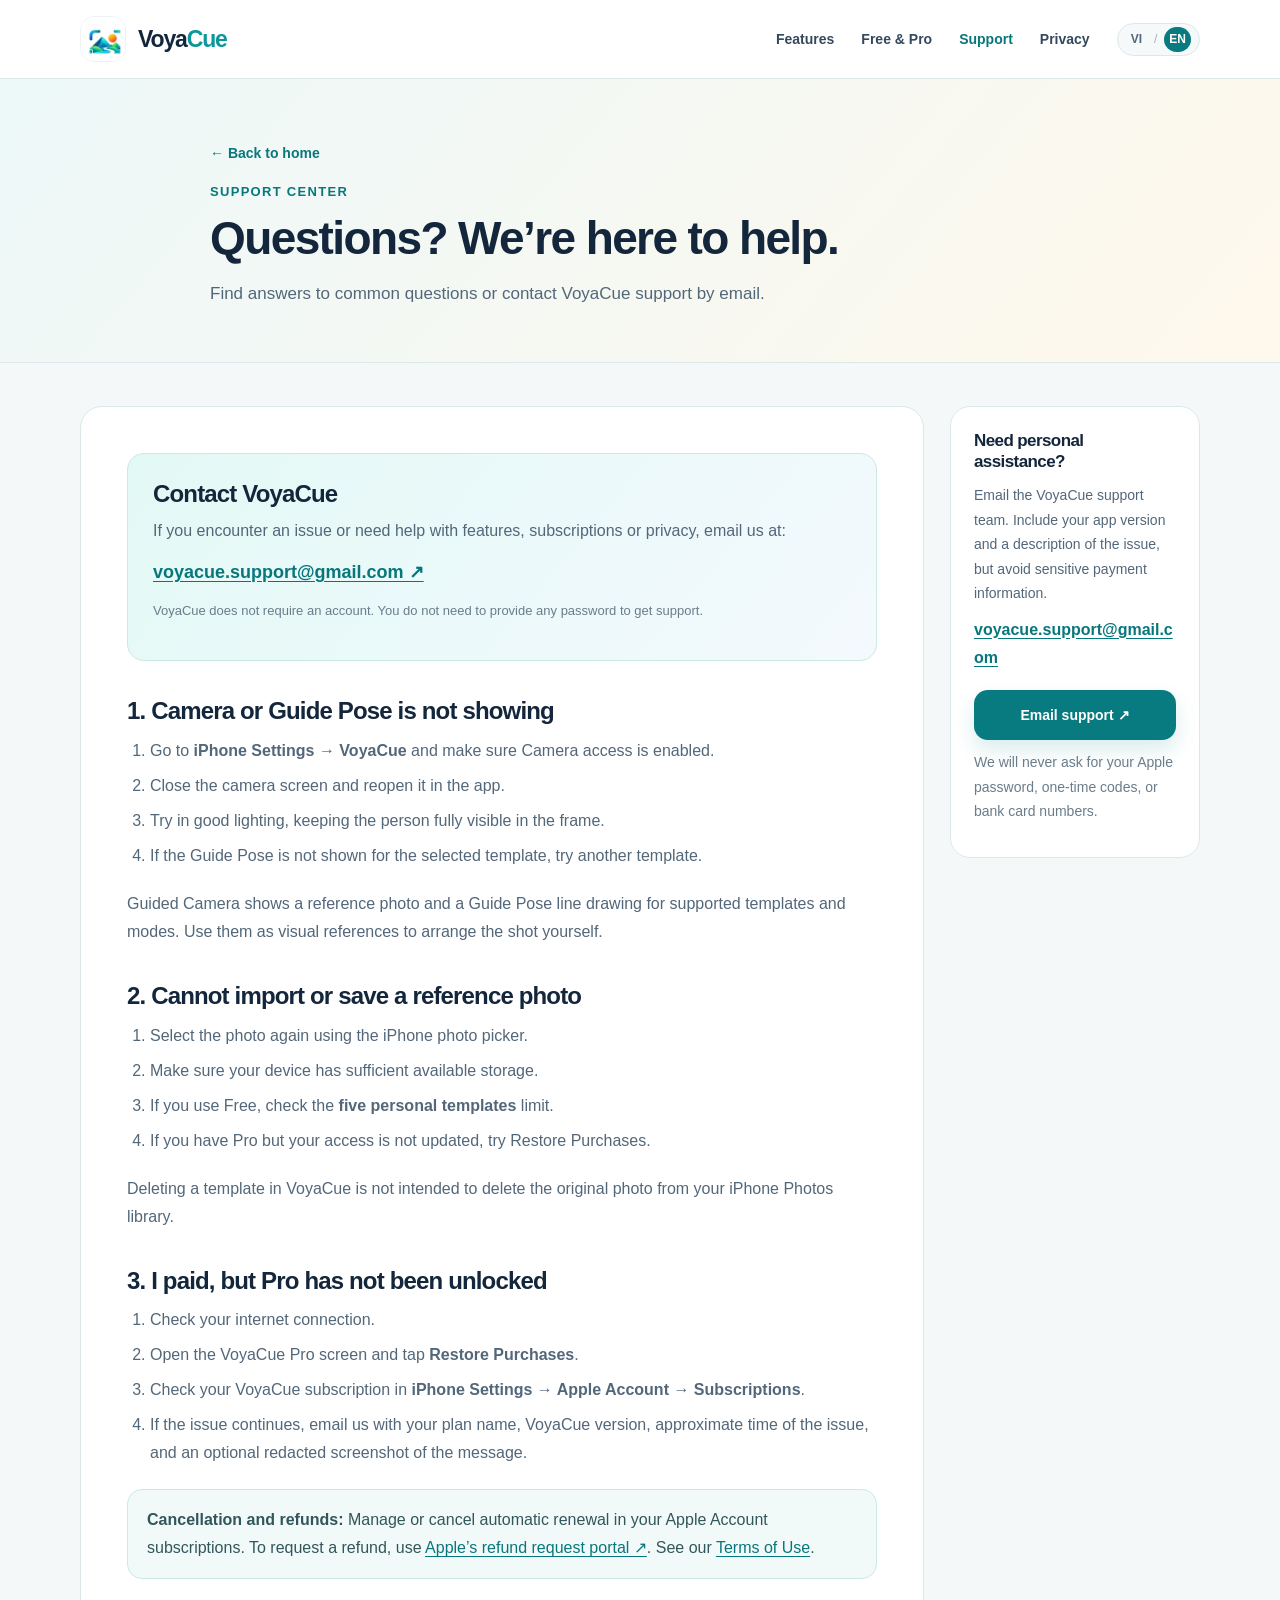
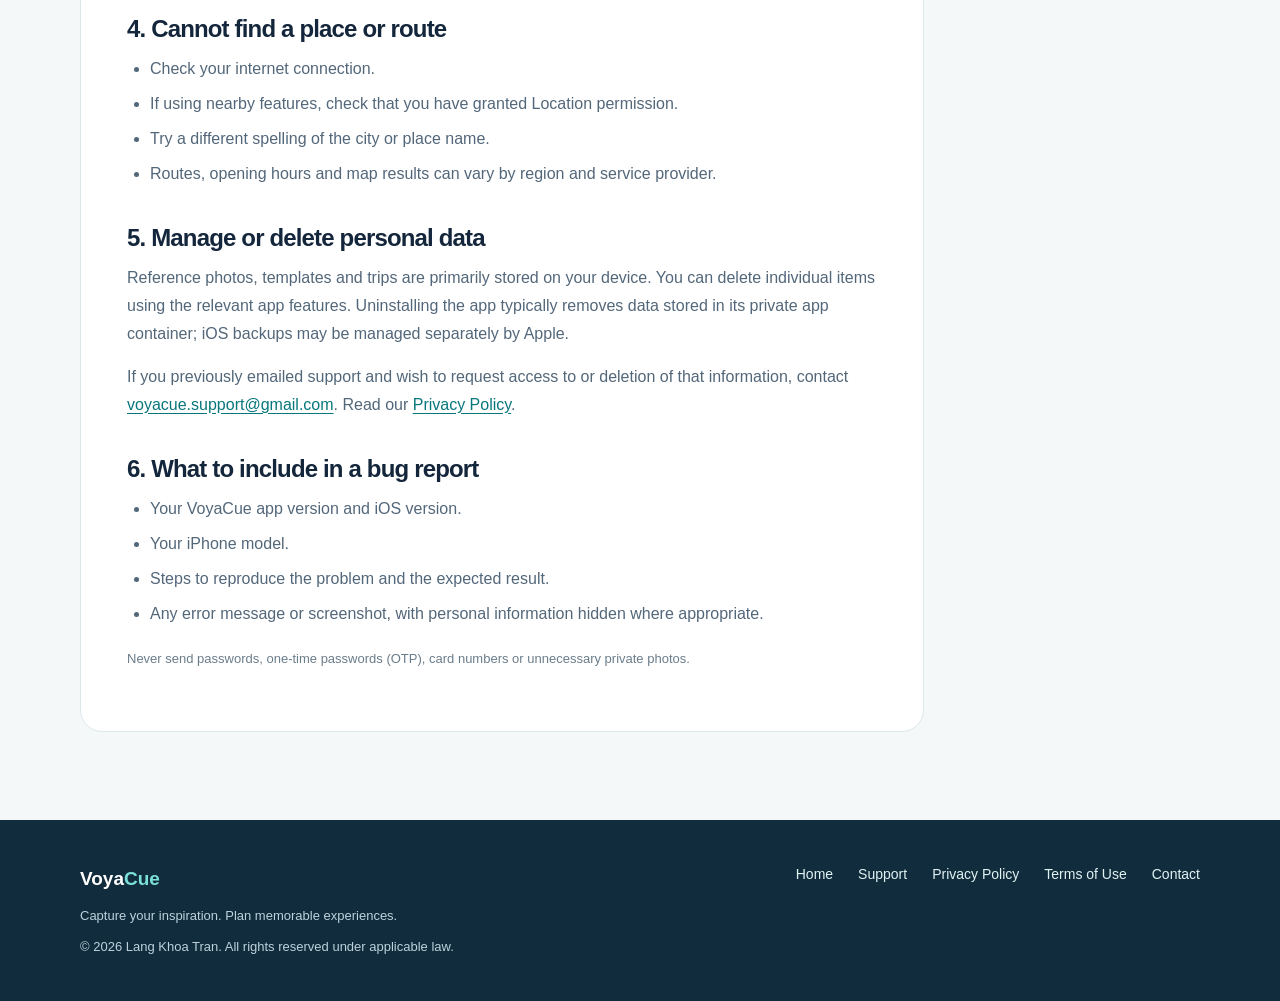
<file: en/support.html>
<!doctype html><html lang="en"><head><meta charset="utf-8"><meta name="viewport" content="width=device-width, initial-scale=1"><meta name="theme-color" content="#f5f8f9"><meta name="description" content="Help with VoyaCue camera, reference photos, Pro subscriptions, trips and privacy. Contact voyacue.support@gmail.com."><meta property="og:type" content="website"><meta property="og:title" content="VoyaCue Support | Help &amp; Contact"><meta property="og:description" content="Help with VoyaCue camera, reference photos, Pro subscriptions, trips and privacy. Contact voyacue.support@gmail.com."><meta property="og:site_name" content="VoyaCue"><link rel="icon" type="image/webp" href="/assets/app-icon.webp"><link rel="stylesheet" href="/styles.css"><link rel="alternate" hreflang="vi" href="https://voyacue-site.pages.dev/support.html"><link rel="alternate" hreflang="en" href="https://voyacue-site.pages.dev/en/support.html"><title>VoyaCue Support | Help &amp; Contact</title></head><body><a class="skip-link" href="#main">Skip to content</a><header class="site-header"><div class="container nav" role="navigation" aria-label="Main navigation"><a class="brand" href="/en/index.html"><img src="/assets/app-icon.webp" alt="" width="46" height="46"><span>Voya<span>Cue</span></span></a><div class="nav-links"><a href="/en/index.html#features">Features</a><a href="/en/index.html#pricing">Free & Pro</a><a href="/en/support.html" aria-current="page">Support</a><a href="/en/privacy.html">Privacy</a><nav class="language-switch" aria-label="Choose language"><a href="/support.html" lang="vi" aria-label="Tiếng Việt">VI</a><span aria-hidden="true">/</span><a href="/en/support.html" lang="en" aria-current="page" aria-label="English">EN</a></nav></div></div></header><main id="main"><section class="page-head"><div class="container page-heading"><a class="back-link" href="/en/index.html">← Back to home</a><div class="section-kicker">Support center</div><h1>Questions? We’re here to help.</h1><p>Find answers to common questions or contact VoyaCue support by email.</p></div></section><section class="page-main"><div class="container prose-layout"><article class="prose">
<div class="contact-hero"><h2>Contact VoyaCue</h2><p>If you encounter an issue or need help with features, subscriptions or privacy, email us at:</p><a class="contact-email" href="mailto:voyacue.support@gmail.com">voyacue.support@gmail.com ↗</a><p class="smallprint" style="margin-top:12px">VoyaCue does not require an account. You do not need to provide any password to get support.</p></div>
<h2>1. Camera or Guide Pose is not showing</h2><ol><li>Go to <strong>iPhone Settings → VoyaCue</strong> and make sure Camera access is enabled.</li><li>Close the camera screen and reopen it in the app.</li><li>Try in good lighting, keeping the person fully visible in the frame.</li><li>If the Guide Pose is not shown for the selected template, try another template.</li></ol><p>Guided Camera shows a reference photo and a Guide Pose line drawing for supported templates and modes. Use them as visual references to arrange the shot yourself.</p>
<h2>2. Cannot import or save a reference photo</h2><ol><li>Select the photo again using the iPhone photo picker.</li><li>Make sure your device has sufficient available storage.</li><li>If you use Free, check the <strong>five personal templates</strong> limit.</li><li>If you have Pro but your access is not updated, try Restore Purchases.</li></ol><p>Deleting a template in VoyaCue is not intended to delete the original photo from your iPhone Photos library.</p>
<h2>3. I paid, but Pro has not been unlocked</h2><ol><li>Check your internet connection.</li><li>Open the VoyaCue Pro screen and tap <strong>Restore Purchases</strong>.</li><li>Check your VoyaCue subscription in <strong>iPhone Settings → Apple Account → Subscriptions</strong>.</li><li>If the issue continues, email us with your plan name, VoyaCue version, approximate time of the issue, and an optional redacted screenshot of the message.</li></ol>
<div class="notice"><strong>Cancellation and refunds:</strong> Manage or cancel automatic renewal in your Apple Account subscriptions. To request a refund, use <a href="https://reportaproblem.apple.com/" target="_blank" rel="noopener noreferrer">Apple’s refund request portal ↗</a>. See our <a href="/en/terms.html">Terms of Use</a>.</div>
<h2>4. Cannot find a place or route</h2><ul><li>Check your internet connection.</li><li>If using nearby features, check that you have granted Location permission.</li><li>Try a different spelling of the city or place name.</li><li>Routes, opening hours and map results can vary by region and service provider.</li></ul>
<h2>5. Manage or delete personal data</h2><p>Reference photos, templates and trips are primarily stored on your device. You can delete individual items using the relevant app features. Uninstalling the app typically removes data stored in its private app container; iOS backups may be managed separately by Apple.</p><p>If you previously emailed support and wish to request access to or deletion of that information, contact <a href="mailto:voyacue.support@gmail.com">voyacue.support@gmail.com</a>. Read our <a href="/en/privacy.html">Privacy Policy</a>.</p>
<h2>6. What to include in a bug report</h2><ul><li>Your VoyaCue app version and iOS version.</li><li>Your iPhone model.</li><li>Steps to reproduce the problem and the expected result.</li><li>Any error message or screenshot, with personal information hidden where appropriate.</li></ul><p class="smallprint">Never send passwords, one-time passwords (OTP), card numbers or unnecessary private photos.</p>
</article><aside class="info-card" aria-label="Contact support"><h3>Need personal assistance?</h3><p>Email the VoyaCue support team. Include your app version and a description of the issue, but avoid sensitive payment information.</p><a class="email" href="mailto:voyacue.support@gmail.com">voyacue.support@gmail.com</a><p style="margin-top:18px"><a class="btn btn-primary" href="mailto:voyacue.support@gmail.com?subject=VoyaCue%20Support">Email support ↗</a></p><p class="smallprint">We will never ask for your Apple password, one-time codes, or bank card numbers.</p></aside></div></section></main><footer class="site-footer"><div class="container footer-inner"><div><div class="footer-brand">Voya<span>Cue</span></div><p>Capture your inspiration. Plan memorable experiences.</p><p>© 2026 Lang Khoa Tran. All rights reserved under applicable law.</p></div><nav class="footer-links" aria-label="Footer links"><a href="/en/index.html">Home</a><a href="/en/support.html">Support</a><a href="/en/privacy.html">Privacy Policy</a><a href="/en/terms.html">Terms of Use</a><a href="mailto:voyacue.support@gmail.com">Contact</a></nav></div></footer></body></html>
</file>
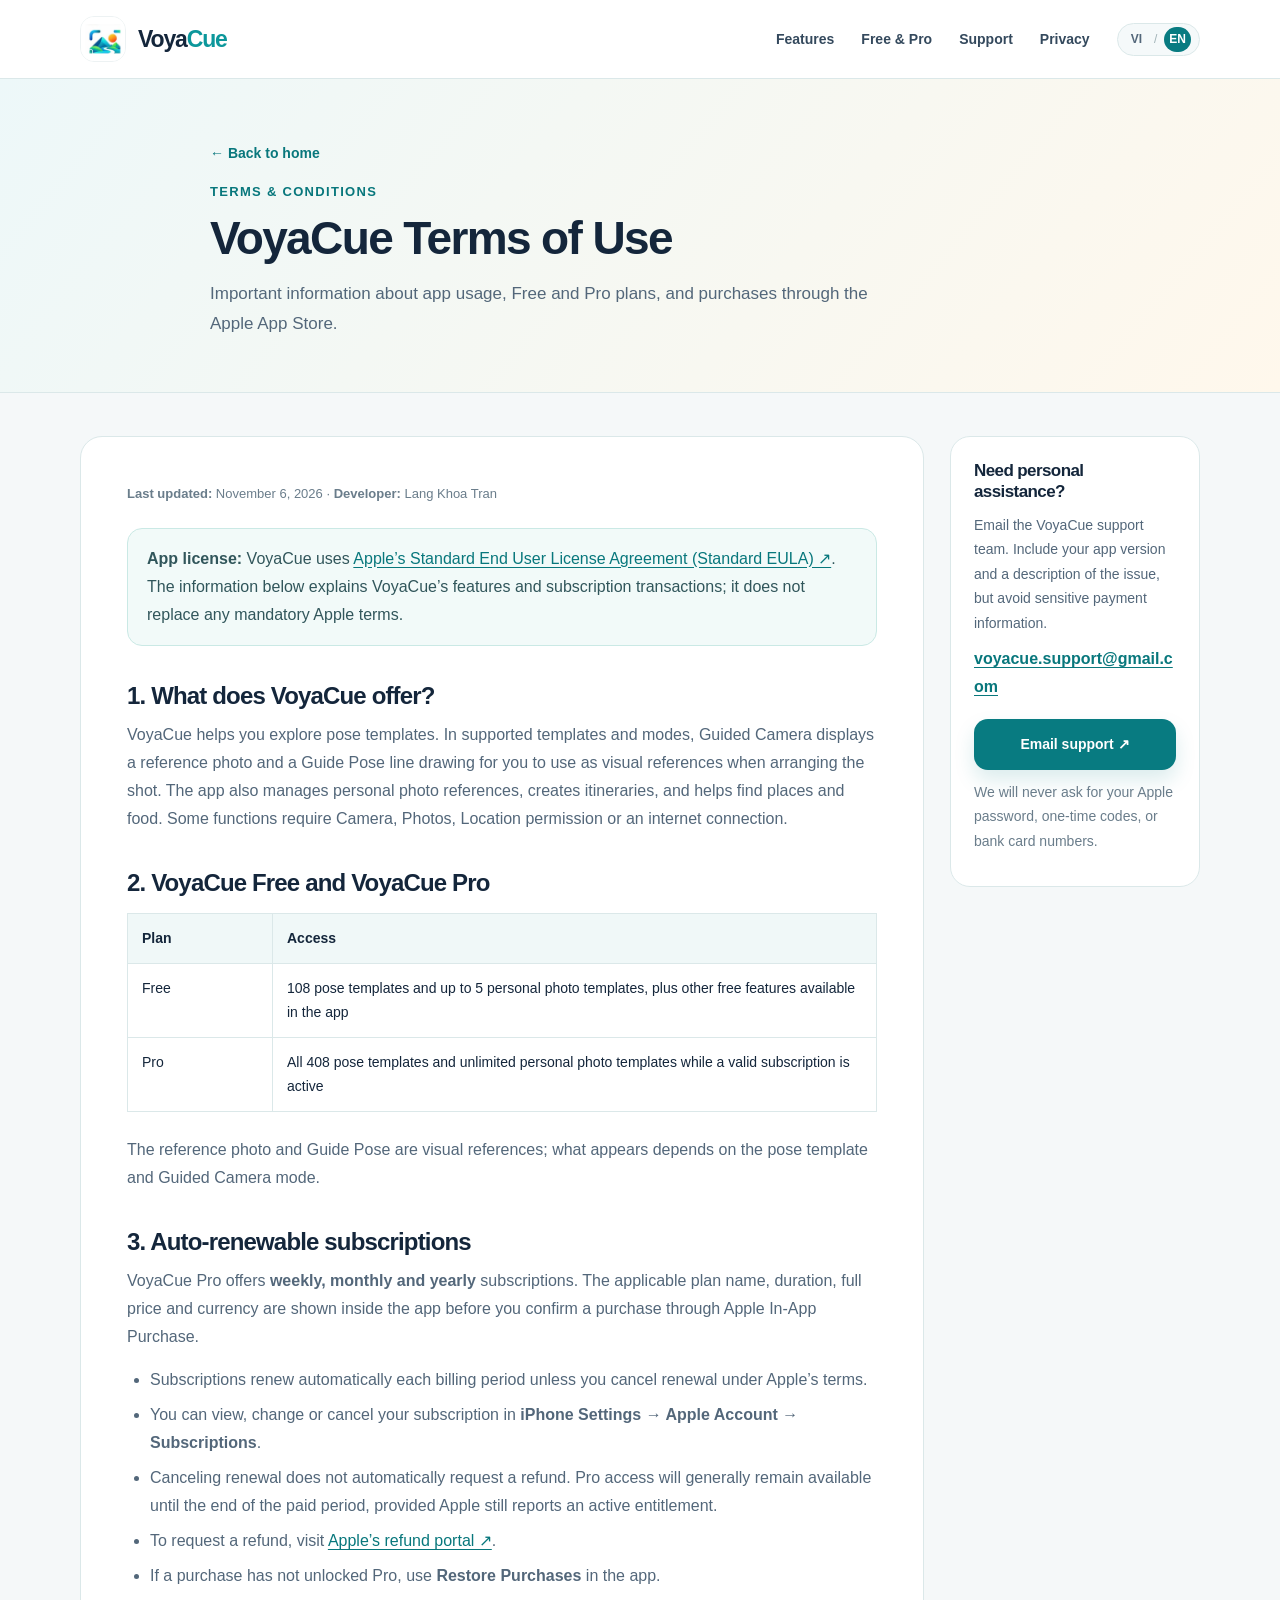
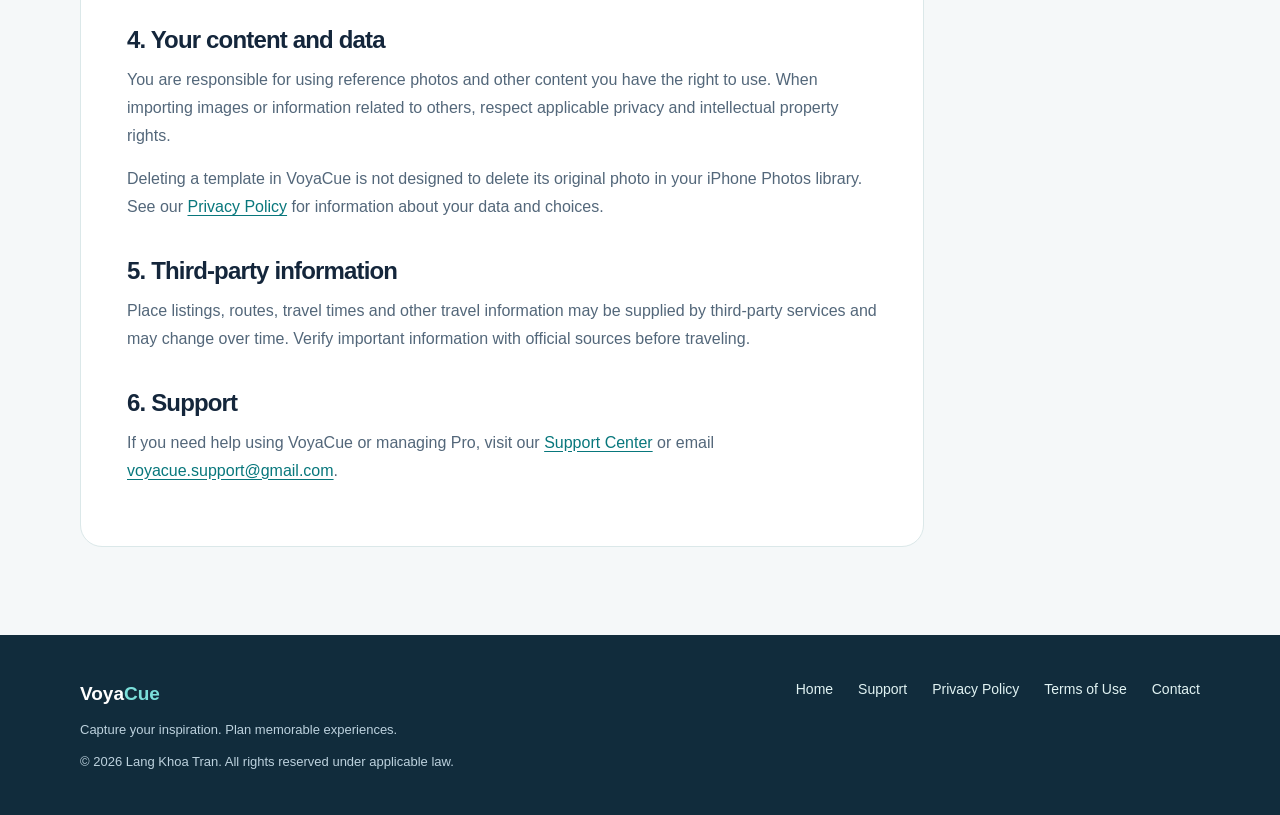
<file: en/terms.html>
<!doctype html><html lang="en"><head><meta charset="utf-8"><meta name="viewport" content="width=device-width, initial-scale=1"><meta name="theme-color" content="#f5f8f9"><meta name="description" content="VoyaCue terms, Free and Pro subscriptions, automatic renewal and Apple Standard EULA."><meta property="og:type" content="website"><meta property="og:title" content="Terms of Use | VoyaCue"><meta property="og:description" content="VoyaCue terms, Free and Pro subscriptions, automatic renewal and Apple Standard EULA."><meta property="og:site_name" content="VoyaCue"><link rel="icon" type="image/webp" href="/assets/app-icon.webp"><link rel="stylesheet" href="/styles.css"><link rel="alternate" hreflang="vi" href="https://voyacue-site.pages.dev/terms.html"><link rel="alternate" hreflang="en" href="https://voyacue-site.pages.dev/en/terms.html"><title>Terms of Use | VoyaCue</title></head><body><a class="skip-link" href="#main">Skip to content</a><header class="site-header"><div class="container nav" role="navigation" aria-label="Main navigation"><a class="brand" href="/en/index.html"><img src="/assets/app-icon.webp" alt="" width="46" height="46"><span>Voya<span>Cue</span></span></a><div class="nav-links"><a href="/en/index.html#features">Features</a><a href="/en/index.html#pricing">Free & Pro</a><a href="/en/support.html">Support</a><a href="/en/privacy.html">Privacy</a><nav class="language-switch" aria-label="Choose language"><a href="/terms.html" lang="vi" aria-label="Tiếng Việt">VI</a><span aria-hidden="true">/</span><a href="/en/terms.html" lang="en" aria-current="page" aria-label="English">EN</a></nav></div></div></header><main id="main"><section class="page-head"><div class="container page-heading"><a class="back-link" href="/en/index.html">← Back to home</a><div class="section-kicker">Terms & conditions</div><h1>VoyaCue Terms of Use</h1><p>Important information about app usage, Free and Pro plans, and purchases through the Apple App Store.</p></div></section><section class="page-main"><div class="container prose-layout"><article class="prose">
<p class="smallprint"><strong>Last updated:</strong> November 6, 2026 · <strong>Developer:</strong> Lang Khoa Tran</p>
<div class="notice"><strong>App license:</strong> VoyaCue uses <a href="https://www.apple.com/legal/internet-services/itunes/dev/stdeula/" target="_blank" rel="noopener noreferrer">Apple’s Standard End User License Agreement (Standard EULA) ↗</a>. The information below explains VoyaCue’s features and subscription transactions; it does not replace any mandatory Apple terms.</div>
<h2>1. What does VoyaCue offer?</h2><p>VoyaCue helps you explore pose templates. In supported templates and modes, Guided Camera displays a reference photo and a Guide Pose line drawing for you to use as visual references when arranging the shot. The app also manages personal photo references, creates itineraries, and helps find places and food. Some functions require Camera, Photos, Location permission or an internet connection.</p>
<h2>2. VoyaCue Free and VoyaCue Pro</h2><table><thead><tr><th>Plan</th><th>Access</th></tr></thead><tbody><tr><td>Free</td><td>108 pose templates and up to 5 personal photo templates, plus other free features available in the app</td></tr><tr><td>Pro</td><td>All 408 pose templates and unlimited personal photo templates while a valid subscription is active</td></tr></tbody></table><p>The reference photo and Guide Pose are visual references; what appears depends on the pose template and Guided Camera mode.</p>
<h2>3. Auto-renewable subscriptions</h2><p>VoyaCue Pro offers <strong>weekly, monthly and yearly</strong> subscriptions. The applicable plan name, duration, full price and currency are shown inside the app before you confirm a purchase through Apple In-App Purchase.</p><ul><li>Subscriptions renew automatically each billing period unless you cancel renewal under Apple’s terms.</li><li>You can view, change or cancel your subscription in <strong>iPhone Settings → Apple Account → Subscriptions</strong>.</li><li>Canceling renewal does not automatically request a refund. Pro access will generally remain available until the end of the paid period, provided Apple still reports an active entitlement.</li><li>To request a refund, visit <a href="https://reportaproblem.apple.com/" target="_blank" rel="noopener noreferrer">Apple’s refund portal ↗</a>.</li><li>If a purchase has not unlocked Pro, use <strong>Restore Purchases</strong> in the app.</li></ul>
<h2>4. Your content and data</h2><p>You are responsible for using reference photos and other content you have the right to use. When importing images or information related to others, respect applicable privacy and intellectual property rights.</p><p>Deleting a template in VoyaCue is not designed to delete its original photo in your iPhone Photos library. See our <a href="/en/privacy.html">Privacy Policy</a> for information about your data and choices.</p>
<h2>5. Third-party information</h2><p>Place listings, routes, travel times and other travel information may be supplied by third-party services and may change over time. Verify important information with official sources before traveling.</p>
<h2>6. Support</h2><p>If you need help using VoyaCue or managing Pro, visit our <a href="/en/support.html">Support Center</a> or email <a href="mailto:voyacue.support@gmail.com">voyacue.support@gmail.com</a>.</p>
</article><aside class="info-card" aria-label="Contact support"><h3>Need personal assistance?</h3><p>Email the VoyaCue support team. Include your app version and a description of the issue, but avoid sensitive payment information.</p><a class="email" href="mailto:voyacue.support@gmail.com">voyacue.support@gmail.com</a><p style="margin-top:18px"><a class="btn btn-primary" href="mailto:voyacue.support@gmail.com?subject=VoyaCue%20Support">Email support ↗</a></p><p class="smallprint">We will never ask for your Apple password, one-time codes, or bank card numbers.</p></aside></div></section></main><footer class="site-footer"><div class="container footer-inner"><div><div class="footer-brand">Voya<span>Cue</span></div><p>Capture your inspiration. Plan memorable experiences.</p><p>© 2026 Lang Khoa Tran. All rights reserved under applicable law.</p></div><nav class="footer-links" aria-label="Footer links"><a href="/en/index.html">Home</a><a href="/en/support.html">Support</a><a href="/en/privacy.html">Privacy Policy</a><a href="/en/terms.html">Terms of Use</a><a href="mailto:voyacue.support@gmail.com">Contact</a></nav></div></footer></body></html>
</file>
<file: styles.css>
:root{--bg:#f5f8f9;--white:#fff;--ink:#14263b;--muted:#53677a;--aqua:#0c979b;--aqua-dark:#08777c;--aqua-light:#e6f8f6;--stroke:#dbe8e9;--gold:#ffc273;--shadow:0 20px 58px rgba(27,63,81,.08)}
*{box-sizing:border-box}html{scroll-behavior:smooth}body{margin:0;background:var(--bg);color:var(--ink);font:16px/1.75 -apple-system,BlinkMacSystemFont,'Segoe UI',Roboto,'Noto Sans',Arial,sans-serif;-webkit-font-smoothing:antialiased}
a{color:var(--aqua-dark);text-underline-offset:3px}button,a{touch-action:manipulation}img{max-width:100%;height:auto}h1,h2,h3,p{margin-top:0}h1,h2,h3{line-height:1.24;letter-spacing:-.035em}p,li{color:var(--muted)}
.container{width:min(1120px,calc(100% - 48px));margin:0 auto}.skip-link{position:absolute;left:-999px;top:10px;background:#fff;color:var(--ink);z-index:100;padding:12px;border-radius:10px}.skip-link:focus{left:16px}
.site-header{background:rgba(255,255,255,.92);border-bottom:1px solid var(--stroke);position:sticky;top:0;z-index:40;backdrop-filter:blur(16px)}.nav{min-height:78px;display:flex;align-items:center;justify-content:space-between;gap:24px}.brand{display:inline-flex;align-items:center;gap:12px;color:var(--ink);text-decoration:none;font-size:23px;letter-spacing:-.05em;font-weight:800;white-space:nowrap}.brand img{width:46px;height:46px;object-fit:contain;border-radius:14px;border:1px solid #edf2f3;background:#fff}.brand span span{color:var(--aqua)}.nav-links{display:flex;align-items:center;gap:27px}.nav-links a{color:#34495d;font-size:14px;font-weight:660;text-decoration:none}.nav-links a:hover,.nav-links a[aria-current=page]{color:var(--aqua-dark)}
.top-badge,.eyebrow{font-size:12px;font-weight:800;letter-spacing:.09em;text-transform:uppercase}.top-badge{display:inline-flex;align-items:center;gap:8px;background:var(--aqua-light);color:var(--aqua-dark);border-radius:100px;padding:8px 15px;letter-spacing:.045em}.top-badge::before{content:'';width:7px;height:7px;border-radius:100%;background:#10a7a3}
.hero{position:relative;overflow:hidden;background:radial-gradient(ellipse at 78% 30%,rgba(227,249,240,.94),transparent 58%),linear-gradient(125deg,#f7fcfc,#eef6f7 60%,#fff4e8);border-bottom:1px solid var(--stroke)}.hero-layout{min-height:610px;display:grid;grid-template-columns:1.14fr .86fr;gap:52px;align-items:center;padding:76px 0 56px}.hero-copy h1{font-size:clamp(42px,5.2vw,70px);line-height:1.07;margin:21px 0 20px;font-weight:850;max-width:690px}.hero-copy h1 strong{color:var(--aqua-dark);font-weight:inherit}.hero-copy p{font-size:18px;line-height:1.78;max-width:555px}.actions{display:flex;flex-wrap:wrap;gap:12px;margin:28px 0}.btn{display:inline-flex;gap:11px;align-items:center;justify-content:center;border-radius:14px;padding:13px 22px;text-decoration:none;font-size:15px;font-weight:750;border:1px solid transparent;min-height:49px}.btn-primary{background:#087b81;color:white;box-shadow:0 10px 20px #0c7d8326}.btn-primary:hover{background:#06666b}.btn-ghost{background:white;border-color:var(--stroke);color:var(--ink)}.btn-ghost:hover{background:#f9fcfc}.fine-note{font-size:13px!important;color:#72818c!important}
.phone-stage{min-height:505px;position:relative;display:flex;align-items:center;justify-content:center}.orb{position:absolute;border-radius:100%;inset:11% 7%;background:linear-gradient(145deg,#d7f1ed,#fff1db);filter:blur(2px)}.phone{position:relative;border:9px solid #1b2930;background:#1b2930;padding:2px;border-radius:38px;box-shadow:0 38px 85px rgba(22,54,67,.23),0 9px 25px rgba(27,67,75,.18);overflow:hidden;width:min(267px,72vw);transform:rotate(5deg)}.phone img{display:block;width:100%;border-radius:27px}.phone-label{position:absolute;z-index:2;background:white;box-shadow:0 10px 38px #2449562b;padding:13px 17px;border:1px solid #dce8ea;border-radius:15px;font-size:12px;font-weight:700;color:var(--ink)}.phone-label:first-of-type{top:14%;right:0}.phone-label.last{bottom:15%;left:0}.dot{display:inline-block;width:8px;height:8px;border-radius:100%;background:var(--aqua);margin-right:7px}
.metrics{display:grid;grid-template-columns:repeat(3,1fr);gap:1px;background:#dce8e9;border:1px solid #dce8e9;border-radius:20px;overflow:hidden;margin-top:-1px;position:relative;z-index:3;box-shadow:var(--shadow)}.metric{background:#fff;padding:23px 26px}.metric strong{font-size:30px;line-height:1.1;display:block;color:var(--aqua-dark);font-weight:800;letter-spacing:-.04em}.metric span{font-size:14px;color:var(--muted)}
.section{padding:88px 0}.section-head{max-width:730px;margin-bottom:34px}.section-kicker{font-size:13px;color:var(--aqua-dark);font-weight:820;letter-spacing:.1em;text-transform:uppercase}.section h2,.page-heading h1{font-size:clamp(32px,4vw,46px);margin:7px 0 12px}.section-head p{font-size:17px}
.feature-grid{display:grid;grid-template-columns:repeat(3,minmax(0,1fr));gap:22px}.feature-card{background:#fff;border:1px solid var(--stroke);border-radius:24px;overflow:hidden;box-shadow:0 7px 28px rgba(34,68,73,.035)}.feature-thumb{background:linear-gradient(135deg,#dff3f2,#e8f0f5);height:315px;display:flex;justify-content:center;align-items:flex-start;overflow:hidden;padding-top:28px}.feature-thumb img{width:195px;border-radius:22px 22px 0 0;border:5px solid #1b2930;border-bottom:0;box-shadow:0 7px 24px #1b293035}.feature-text{padding:25px}.feature-text h3{font-size:21px;margin:0 0 9px}.feature-text p{font-size:14px;margin-bottom:0}
.split-banner{display:grid;grid-template-columns:1fr 1fr;gap:22px;align-items:stretch}.white-panel{background:#fff;border:1px solid var(--stroke);border-radius:24px;padding:38px}.white-panel h2{font-size:30px}.white-panel p:last-child{margin-bottom:0}.green-panel{background:linear-gradient(140deg,#0e777e,#084a57);color:white}.green-panel p{color:#e3f6f4}.green-panel a{color:#fff}
.pricing-head{display:flex;justify-content:space-between;align-items:end;gap:26px}.pricing-grid{display:grid;grid-template-columns:1fr 1fr;gap:22px;margin-top:28px}.price-card{background:#fff;border:1px solid var(--stroke);border-radius:24px;padding:34px}.price-card.pro{border:2px solid var(--aqua);box-shadow:0 18px 40px #177f8912}.price-card h3{font-size:26px}.price-card .plan-desc{font-size:14px;color:#688}.price-card ul{padding-left:21px;margin:20px 0}.price-card li{margin:9px 0}.plan-tag{background:var(--aqua-light);color:var(--aqua-dark);font-size:12px;padding:6px 10px;border-radius:40px;font-weight:750;display:inline-block;margin-bottom:14px}.disclosure{font-size:13px;color:#607584;margin:19px 0 0}
.cta{background:linear-gradient(115deg,#e4f8f5,#fff7eb);border-top:1px solid var(--stroke);border-bottom:1px solid var(--stroke);padding:64px 0}.cta .container{display:flex;justify-content:space-between;align-items:center;gap:28px}.cta h2{font-size:36px;margin:0 0 10px}.cta p{margin:0}
.page-head{padding:60px 0 36px;background:linear-gradient(130deg,#edf8f9,#fff8ec);border-bottom:1px solid var(--stroke)}.page-heading{max-width:860px}.page-heading p{max-width:690px;font-size:17px}.back-link{display:inline-block;color:var(--aqua-dark);font-weight:720;text-decoration:none;font-size:14px;margin-bottom:15px}
.page-main{padding:43px 0 88px}.prose-layout{display:grid;grid-template-columns:minmax(0,1fr) 250px;gap:26px;align-items:start}.prose{background:#fff;border-radius:22px;border:1px solid var(--stroke);padding:clamp(22px,4vw,46px);min-width:0}.prose h2{font-size:24px;margin:35px 0 11px}.prose h2:first-child{margin-top:0}.prose h3{font-size:18px;margin:23px 0 8px}.prose p{margin:0 0 15px}.prose ul,.prose ol{margin:7px 0 20px;padding-left:23px}.prose li{margin:7px 0}.prose hr{border:0;border-top:1px solid var(--stroke);margin:30px 0}.prose table{border-collapse:collapse;display:block;overflow-x:auto;width:100%;margin:15px 0 24px}.prose td,.prose th{padding:12px 14px;text-align:left;border:1px solid var(--stroke);min-width:145px;font-size:14px;vertical-align:top}.prose th{background:#f0f8f8;color:var(--ink)}.info-card{background:#fff;border:1px solid var(--stroke);border-radius:20px;padding:23px;position:sticky;top:110px}.info-card h3{margin:0 0 11px;font-size:17px}.info-card p{font-size:14px;margin:0 0 10px}.info-card .btn{width:100%;font-size:14px;padding:12px}.email{font-weight:750;overflow-wrap:anywhere}.notice{background:#f2faf9;border:1px solid #cae9e5;border-radius:15px;padding:16px 19px;margin:22px 0;color:#31565b}.notice p{margin-bottom:0}.block-title{display:flex;align-items:center;gap:9px}.contact-hero{background:linear-gradient(130deg,#e3f9f6,#f4f9fe);padding:25px;border-radius:17px;border:1px solid #c9e9e5;margin:0 0 28px}.contact-hero h2{margin:0 0 8px}.contact-hero p{margin:0 0 12px}.contact-email{font-size:18px;font-weight:780}.smallprint{font-size:13px;color:#6a7d8b}
.site-footer{background:#112c3c;color:#bfd4df;padding:42px 0}.footer-inner{display:flex;justify-content:space-between;gap:30px;flex-wrap:wrap}.footer-brand{color:#fff;font-weight:800;font-size:19px}.footer-brand span{color:#7bdfda}.site-footer p{color:#bdd2de;font-size:13px;margin:9px 0 0}.footer-links{display:flex;gap:15px 25px;flex-wrap:wrap;align-items:flex-start}.site-footer a{font-size:14px;color:#e1f3f3;text-decoration:none}.site-footer a:hover{text-decoration:underline}
:focus-visible{outline:3px solid #dd8e23;outline-offset:3px}
@media(max-width:960px){.hero-layout{gap:22px}.phone-label{display:none}.feature-grid{gap:15px}.feature-thumb{height:255px}.feature-thumb img{width:165px}.prose-layout{grid-template-columns:1fr}.info-card{position:static}}
@media(max-width:740px){.container{width:min(100% - 32px,1120px)}.nav{min-height:72px;align-items:flex-start;padding:13px 0;flex-wrap:wrap;gap:9px}.brand{font-size:21px}.brand img{width:40px;height:40px}.nav-links{gap:16px;justify-content:flex-start;width:100%;overflow-x:auto;white-space:nowrap;padding-bottom:4px}.nav-links a{font-size:13px}.hero-layout{grid-template-columns:1fr;padding:54px 0 20px;gap:0}.hero-copy h1{font-size:clamp(39px,9vw,60px)}.hero-copy p{font-size:16px}.phone-stage{height:370px;min-height:0}.phone{width:190px;border-width:7px;border-radius:29px;margin-top:90px;transform:rotate(6deg)}.phone img{border-radius:19px}.orb{inset:12% 13% -27%}.metrics{grid-template-columns:1fr 1fr}.metric{padding:17px}.metric strong{font-size:25px}.metric:last-child{grid-column:1/-1}.section{padding:58px 0}.feature-grid,.pricing-grid,.split-banner{grid-template-columns:1fr}.feature-thumb{height:270px}.feature-thumb img{width:180px}.white-panel{padding:25px}.pricing-head{display:block}.price-card{padding:27px}.cta .container{display:block}.cta h2{font-size:30px}.cta .btn{margin-top:22px}.page-head{padding:42px 0 27px}.page-main{padding:24px 0 58px}.prose{padding:24px}.footer-inner{display:block}.footer-links{margin-top:24px}}
@media(prefers-reduced-motion:reduce){html{scroll-behavior:auto}}

/* Bilingual navigation: purely static links, no cookies or JavaScript needed. */
.language-switch{display:inline-flex;align-items:center;gap:7px;white-space:nowrap;border:1px solid var(--stroke);border-radius:999px;padding:3px 8px;background:#f5f9fa}
.language-switch a{display:inline-block;padding:2px 5px;border-radius:20px;color:#53677a;font-size:12px;font-weight:800;text-decoration:none}
.language-switch a[aria-current="page"]{background:#087b81;color:white}
.language-switch span{font-size:12px;color:#a0b2b7}
@media(max-width:740px){.nav-links{flex-wrap:wrap;overflow:visible;white-space:normal;gap:9px 15px}.language-switch{margin-left:auto}}
</file>
